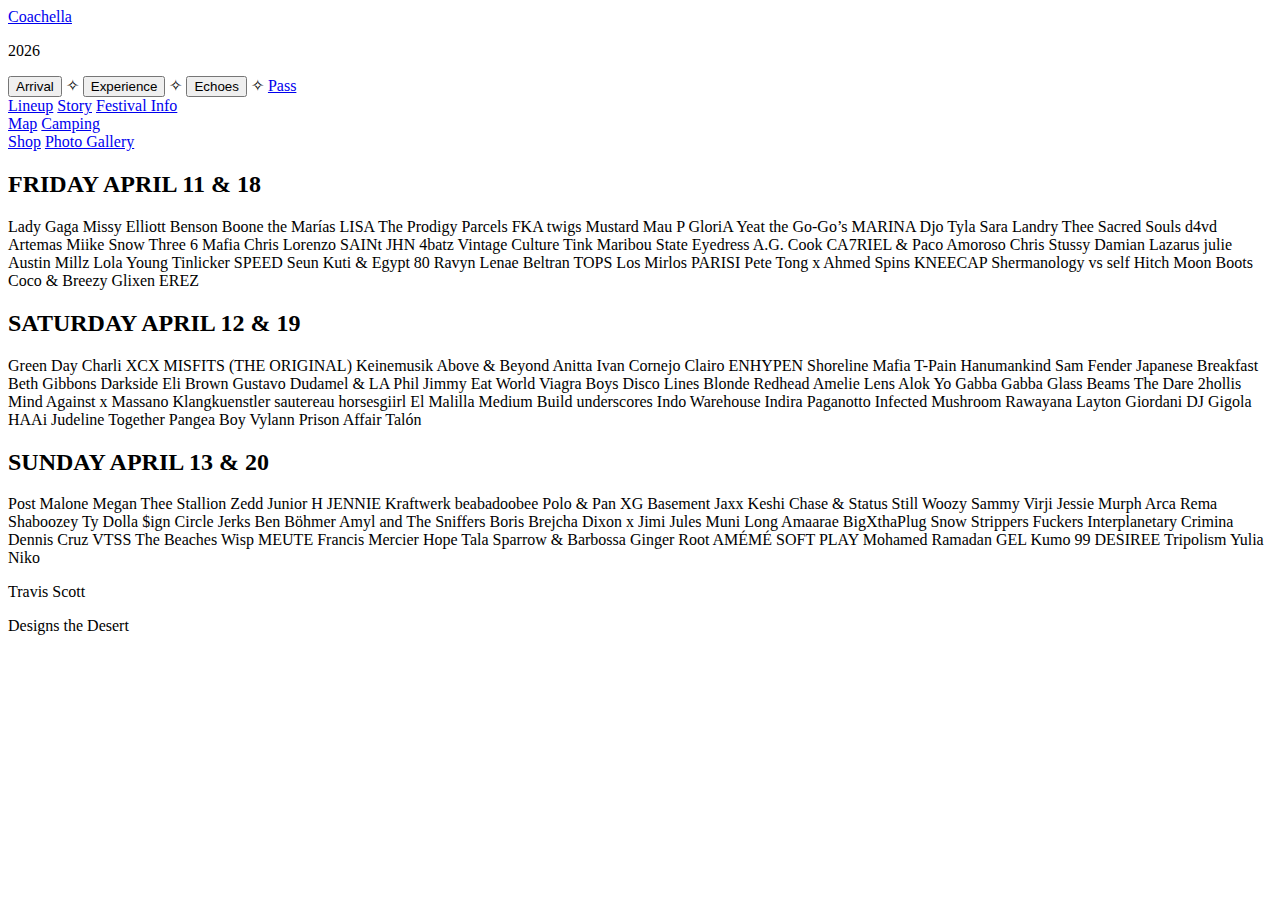
<file: index.html>
<!DOCTYPE html>
<html lang="en">
<head>
  <meta charset="UTF-8">
  <title>Coachella – Home</title>
  <link rel="stylesheet" href="index.css">
</head>

<body>
  <!-- HEADER -->
<header class="site-header">
    <div class="logo-block">
      <a href="index.html" class="logo">Coachella</a>
      <p class="dates">2026</p>
    </div>

    <nav class="main-nav">
  <button class="nav-link nav-link-btn" id="arrivalToggle" type="button">
    Arrival
  </button>
  <span class="nav-separator">✧</span>

  <button class="nav-link nav-link-btn" id="experienceToggle" type="button">
    Experience
  </button>
  <span class="nav-separator">✧</span>

  <button class="nav-link nav-link-btn" id="echoesToggle" type="button">
    Echoes
  </button>
  <span class="nav-separator">✧</span>

  <a href="pass.html" class="nav-link">Pass</a>
    </nav>
<!-- Arrival dropdown -->
<div class="dropdown arrival-dropdown" id="arrivalMenu">
  <div class="arrival-box">
    <a href="arrival.html" class="arrival-item">Lineup</a>
    <a href="history.html" class="arrival-item">Story</a>
    <a href="festivalinfo.html" class="arrival-item">Festival Info</a>
  </div>
</div>

<!-- Experience dropdown -->
<div class="dropdown experience-dropdown" id="experienceMenu">
  <div class="arrival-box">
    <a href="Interactive Map.html" class="arrival-item">Map</a>
    <a href="campingservice.html" class="arrival-item">Camping</a>
  </div>
</div>

<!-- Echoes dropdown -->
<div class="dropdown echoes-dropdown" id="echoesMenu">
  <div class="arrival-box">
    <a href="shop.html" class="arrival-item">Shop</a>
    <a href="gallery.html" class="arrival-item">Photo Gallery</a>
  </div>
</div>
  </header>

  <!-- MAIN -->
  <main class="lineup">
    <!-- FRIDAY -->
    <section class="day">
      <h2 class="day-title">FRIDAY APRIL 11 &amp; 18</h2>
      <p class="artists">
        <span class="artist">Lady Gaga</span>
        <span class="artist">Missy Elliott</span>
        <span class="artist">Benson Boone</span>
        <span class="artist">the Marías</span>
        <span class="artist">LISA</span>
        <span class="artist">The Prodigy</span>
        <span class="artist">Parcels</span>
        <span class="artist">FKA twigs</span>
        <span class="artist">Mustard</span>
        <span class="artist">Mau P</span>
        <span class="artist">GloriA</span>
        <span class="artist">Yeat</span>
        <span class="artist">the Go-Go’s</span>
        <span class="artist">MARINA</span>
        <span class="artist">Djo</span>
        <span class="artist">Tyla</span>
        <span class="artist">Sara Landry</span>
        <span class="artist">Thee Sacred Souls</span>
        <span class="artist">d4vd</span>
        <span class="artist">Artemas</span>
        <span class="artist">Miike Snow</span>
        <span class="artist">Three 6 Mafia</span>
        <span class="artist">Chris Lorenzo</span>
        <span class="artist">SAINt JHN</span>
        <span class="artist">4batz</span>
        <span class="artist">Vintage Culture</span>
        <span class="artist">Tink</span>
        <span class="artist">Maribou State</span>
        <span class="artist">Eyedress</span>
        <span class="artist">A.G. Cook</span>
        <span class="artist">CA7RIEL &amp; Paco Amoroso</span>
        <span class="artist">Chris Stussy</span>
        <span class="artist">Damian Lazarus</span>
        <span class="artist">julie</span>
        <span class="artist">Austin Millz</span>
        <span class="artist">Lola Young</span>
        <span class="artist">Tinlicker</span>
        <span class="artist">SPEED</span>
        <span class="artist">Seun Kuti &amp; Egypt 80</span>
        <span class="artist">Ravyn Lenae</span>
        <span class="artist">Beltran</span>
        <span class="artist">TOPS</span>
        <span class="artist">Los Mirlos</span>
        <span class="artist">PARISI</span>
        <span class="artist">Pete Tong x Ahmed Spins</span>
        <span class="artist">KNEECAP</span>
        <span class="artist">Shermanology</span>
        <span class="artist">vs self</span>
        <span class="artist">Hitch</span>
        <span class="artist">Moon Boots</span>
        <span class="artist">Coco &amp; Breezy</span>
        <span class="artist">Glixen</span>
        <span class="artist">EREZ</span>
      </p>
    </section>

    <!-- SATURDAY -->
    <section class="day">
      <h2 class="day-title">SATURDAY APRIL 12 &amp; 19</h2>
      <p class="artists">
        <span class="artist">Green Day</span>
        <span class="artist">Charli XCX</span>
        <span class="artist">MISFITS (THE ORIGINAL)</span>
        <span class="artist">Keinemusik</span>
        <span class="artist">Above &amp; Beyond</span>
        <span class="artist">Anitta</span>
        <span class="artist">Ivan Cornejo</span>
        <span class="artist">Clairo</span>
        <span class="artist">ENHYPEN</span>
        <span class="artist">Shoreline Mafia</span>
        <span class="artist">T-Pain</span>
        <span class="artist">Hanumankind</span>
        <span class="artist">Sam Fender</span>
        <span class="artist">Japanese Breakfast</span>
        <span class="artist">Beth Gibbons</span>
        <span class="artist">Darkside</span>
        <span class="artist">Eli Brown</span>
        <span class="artist">Gustavo Dudamel &amp; LA Phil</span>
        <span class="artist">Jimmy Eat World</span>
        <span class="artist">Viagra Boys</span>
        <span class="artist">Disco Lines</span>
        <span class="artist">Blonde Redhead</span>
        <span class="artist">Amelie Lens</span>
        <span class="artist">Alok</span>
        <span class="artist">Yo Gabba Gabba</span>
        <span class="artist">Glass Beams</span>
        <span class="artist">The Dare</span>
        <span class="artist">2hollis</span>
        <span class="artist">Mind Against x Massano</span>
        <span class="artist">Klangkuenstler</span>
        <span class="artist">sautereau</span>
        <span class="artist">horsesgiirl</span>
        <span class="artist">El Malilla</span>
        <span class="artist">Medium Build</span>
        <span class="artist">underscores</span>
        <span class="artist">Indo Warehouse</span>
        <span class="artist">Indira Paganotto</span>
        <span class="artist">Infected Mushroom</span>
        <span class="artist">Rawayana</span>
        <span class="artist">Layton</span>
        <span class="artist">Giordani</span>
        <span class="artist">DJ Gigola</span>
        <span class="artist">HAAi</span>
        <span class="artist">Judeline</span>
        <span class="artist">Together Pangea</span>
        <span class="artist">Boy Vylann</span>
        <span class="artist">Prison Affair</span>
        <span class="artist">Talón</span>
      </p>
    </section>

    <!-- SUNDAY -->
    <section class="day">
      <h2 class="day-title">SUNDAY APRIL 13 &amp; 20</h2>
      <p class="artists">
        <span class="artist">Post Malone</span>
        <span class="artist">Megan Thee Stallion</span>
        <span class="artist">Zedd</span>
        <span class="artist">Junior H</span>
        <span class="artist">JENNIE</span>
        <span class="artist">Kraftwerk</span>
        <span class="artist">beabadoobee</span>
        <span class="artist">Polo &amp; Pan</span>
        <span class="artist">XG</span>
        <span class="artist">Basement Jaxx</span>
        <span class="artist">Keshi</span>
        <span class="artist">Chase &amp; Status</span>
        <span class="artist">Still Woozy</span>
        <span class="artist">Sammy Virji</span>
        <span class="artist">Jessie Murph</span>
        <span class="artist">Arca</span>
        <span class="artist">Rema</span>
        <span class="artist">Shaboozey</span>
        <span class="artist">Ty Dolla $ign</span>
        <span class="artist">Circle Jerks</span>
        <span class="artist">Ben Böhmer</span>
        <span class="artist">Amyl and The Sniffers</span>
        <span class="artist">Boris Brejcha</span>
        <span class="artist">Dixon x Jimi Jules</span>
        <span class="artist">Muni Long</span>
        <span class="artist">Amaarae</span>
        <span class="artist">BigXthaPlug</span>
        <span class="artist">Snow Strippers</span>
        <span class="artist">Fuckers</span>
        <span class="artist">Interplanetary Crimina</span>
        <span class="artist">Dennis Cruz</span>
        <span class="artist">VTSS</span>
        <span class="artist">The Beaches</span>
        <span class="artist">Wisp</span>
        <span class="artist">MEUTE</span>
        <span class="artist">Francis Mercier</span>
        <span class="artist">Hope Tala</span>
        <span class="artist">Sparrow &amp; Barbossa</span>
        <span class="artist">Ginger Root</span>
        <span class="artist">AMÉMÉ</span>
        <span class="artist">SOFT PLAY</span>
        <span class="artist">Mohamed Ramadan</span>
        <span class="artist">GEL</span>
        <span class="artist">Kumo 99</span>
        <span class="artist">DESIREE</span>
        <span class="artist">Tripolism</span>
        <span class="artist">Yulia Niko</span>
      </p>
    </section>

    <!-- DESIGNER -->
    <section class="designer">
      <p class="designer-name">Travis Scott</p>
      <p class="designer-role">Designs the Desert</p>
    </section>
  </main>
  <script src="nav.js"></script>
</body>

</html>
</file>
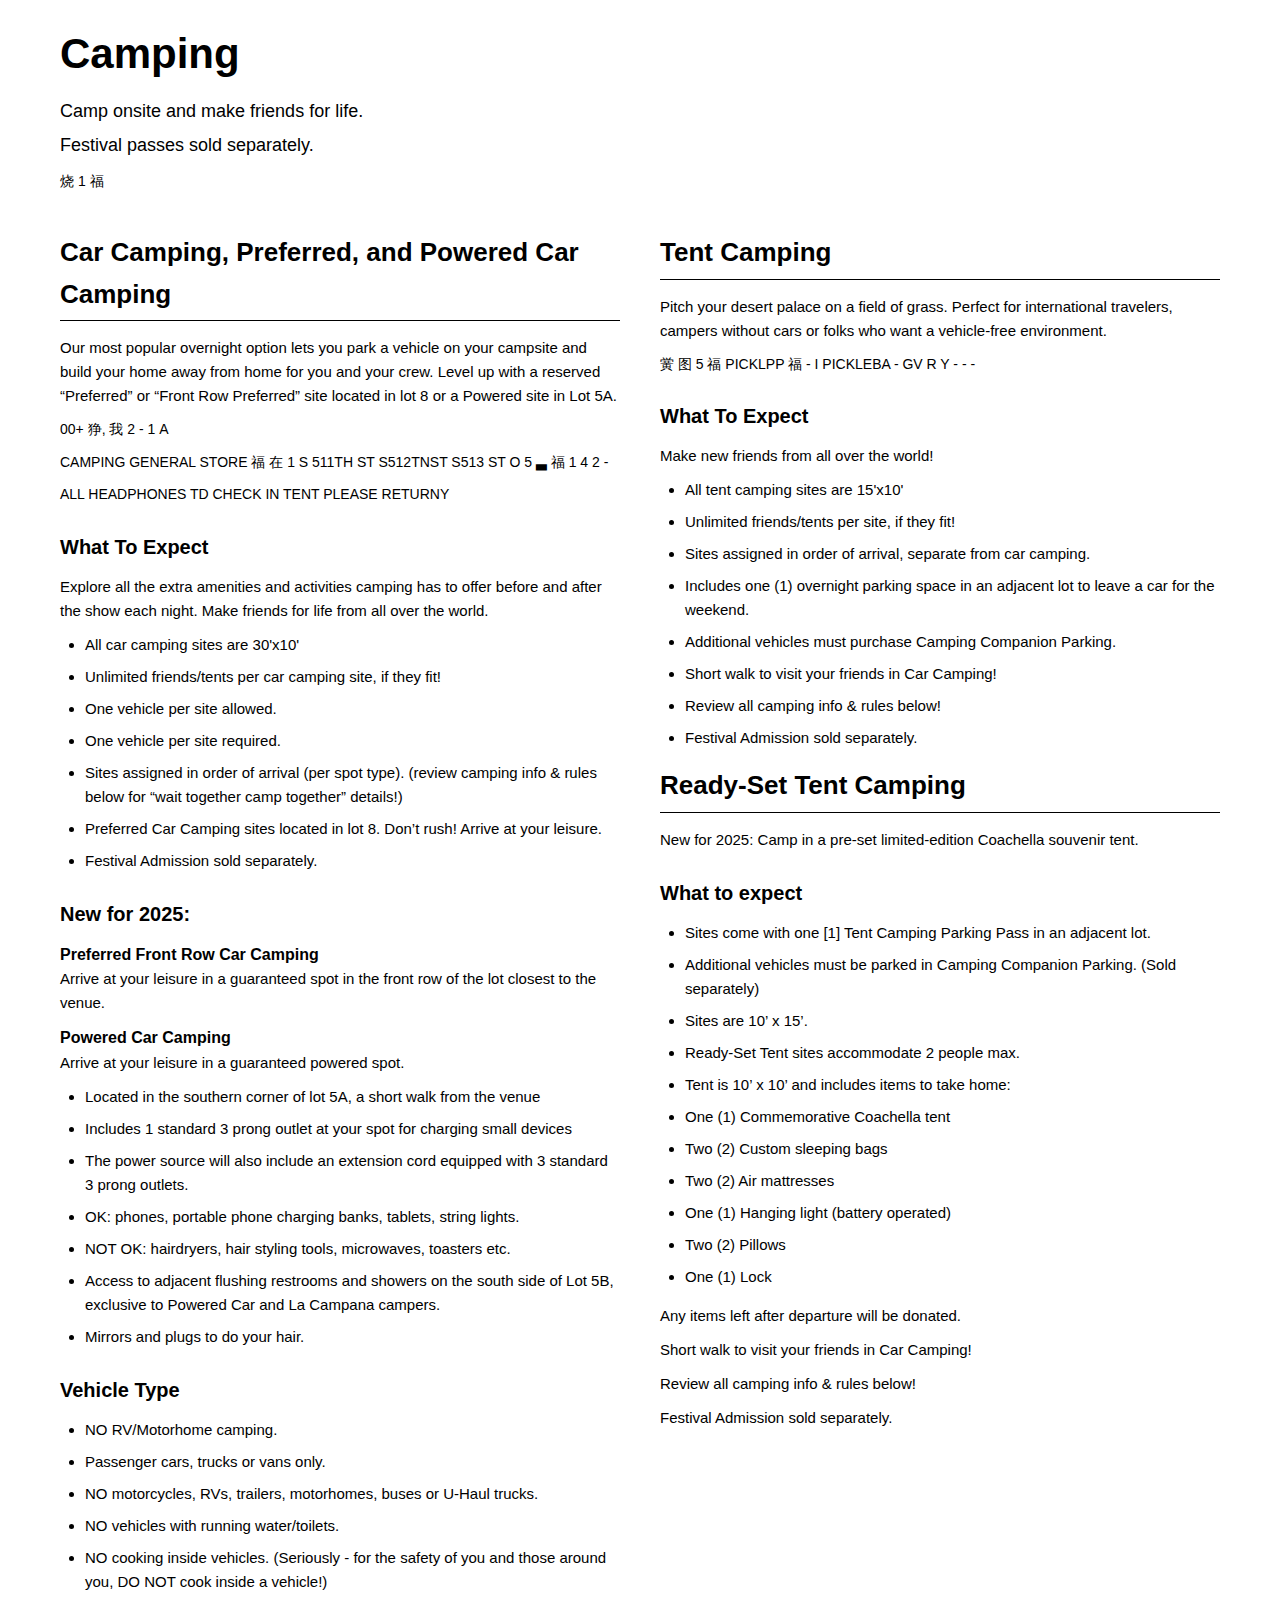
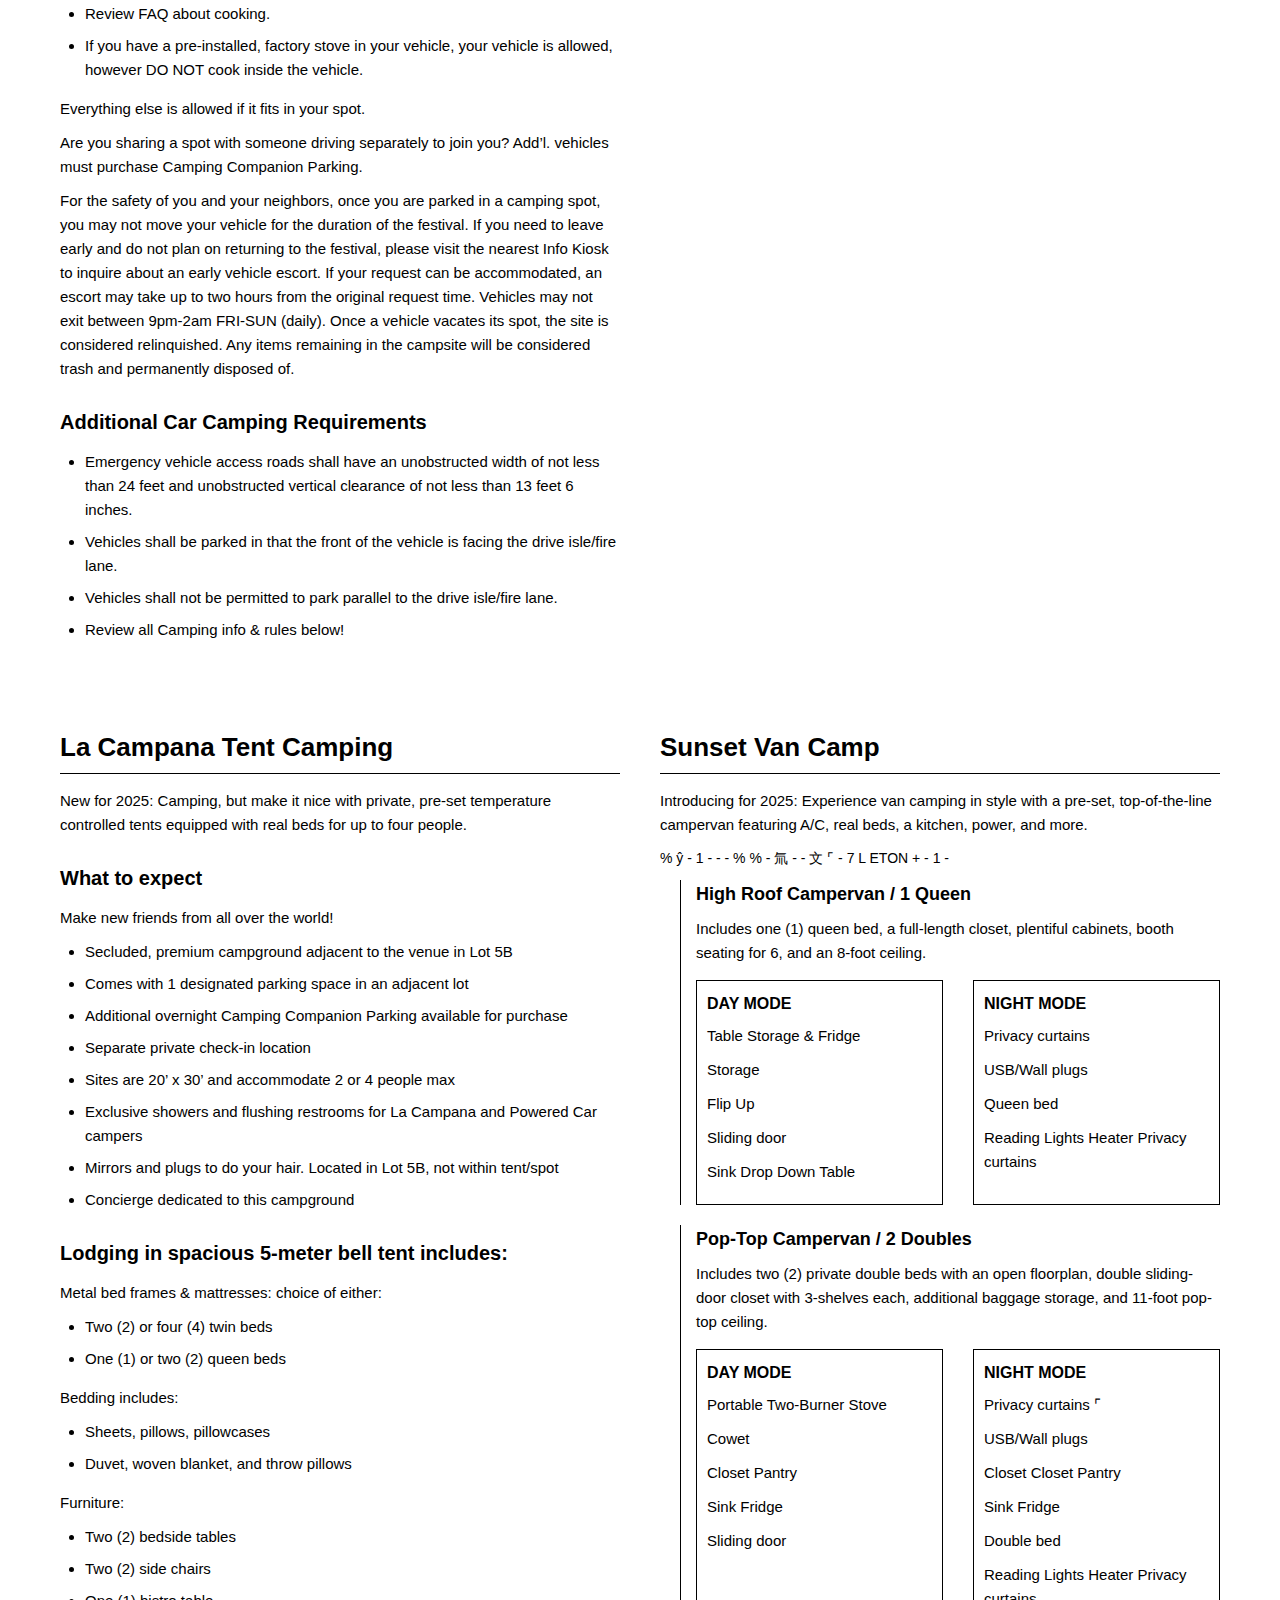
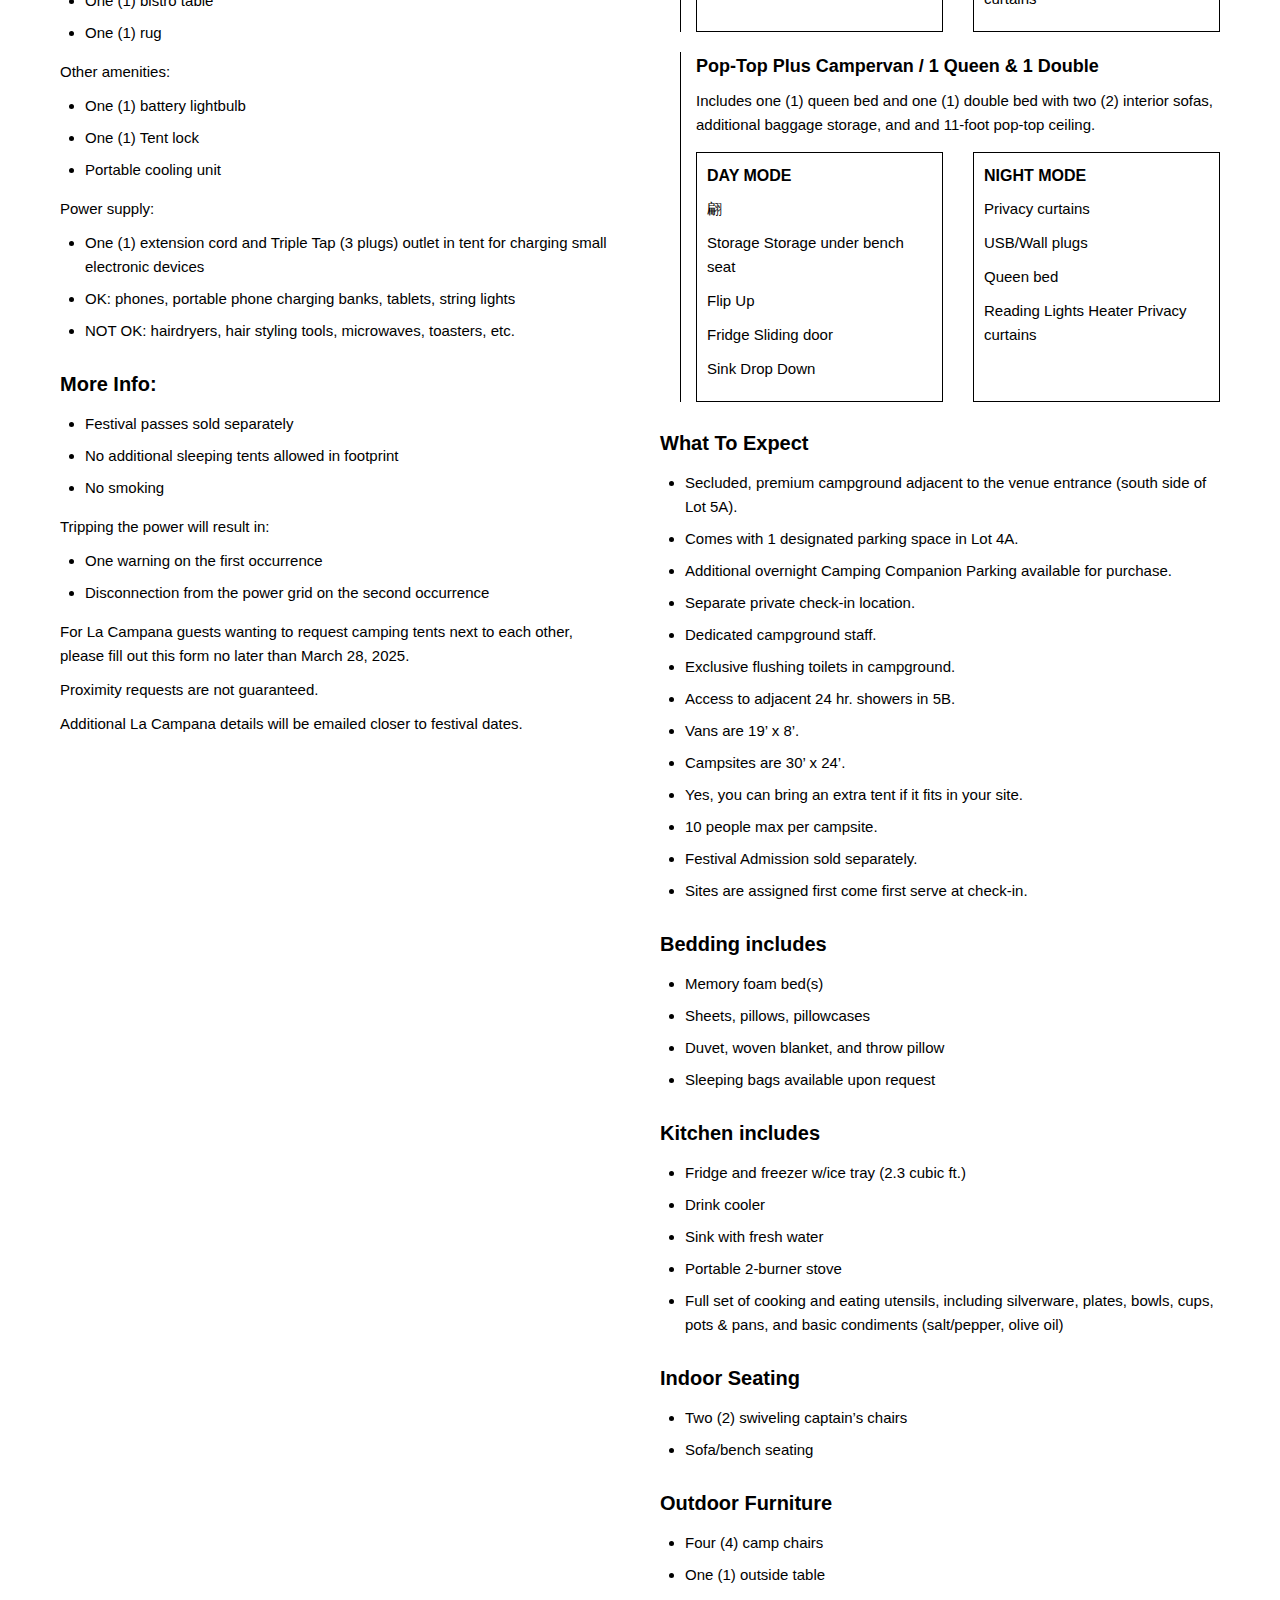
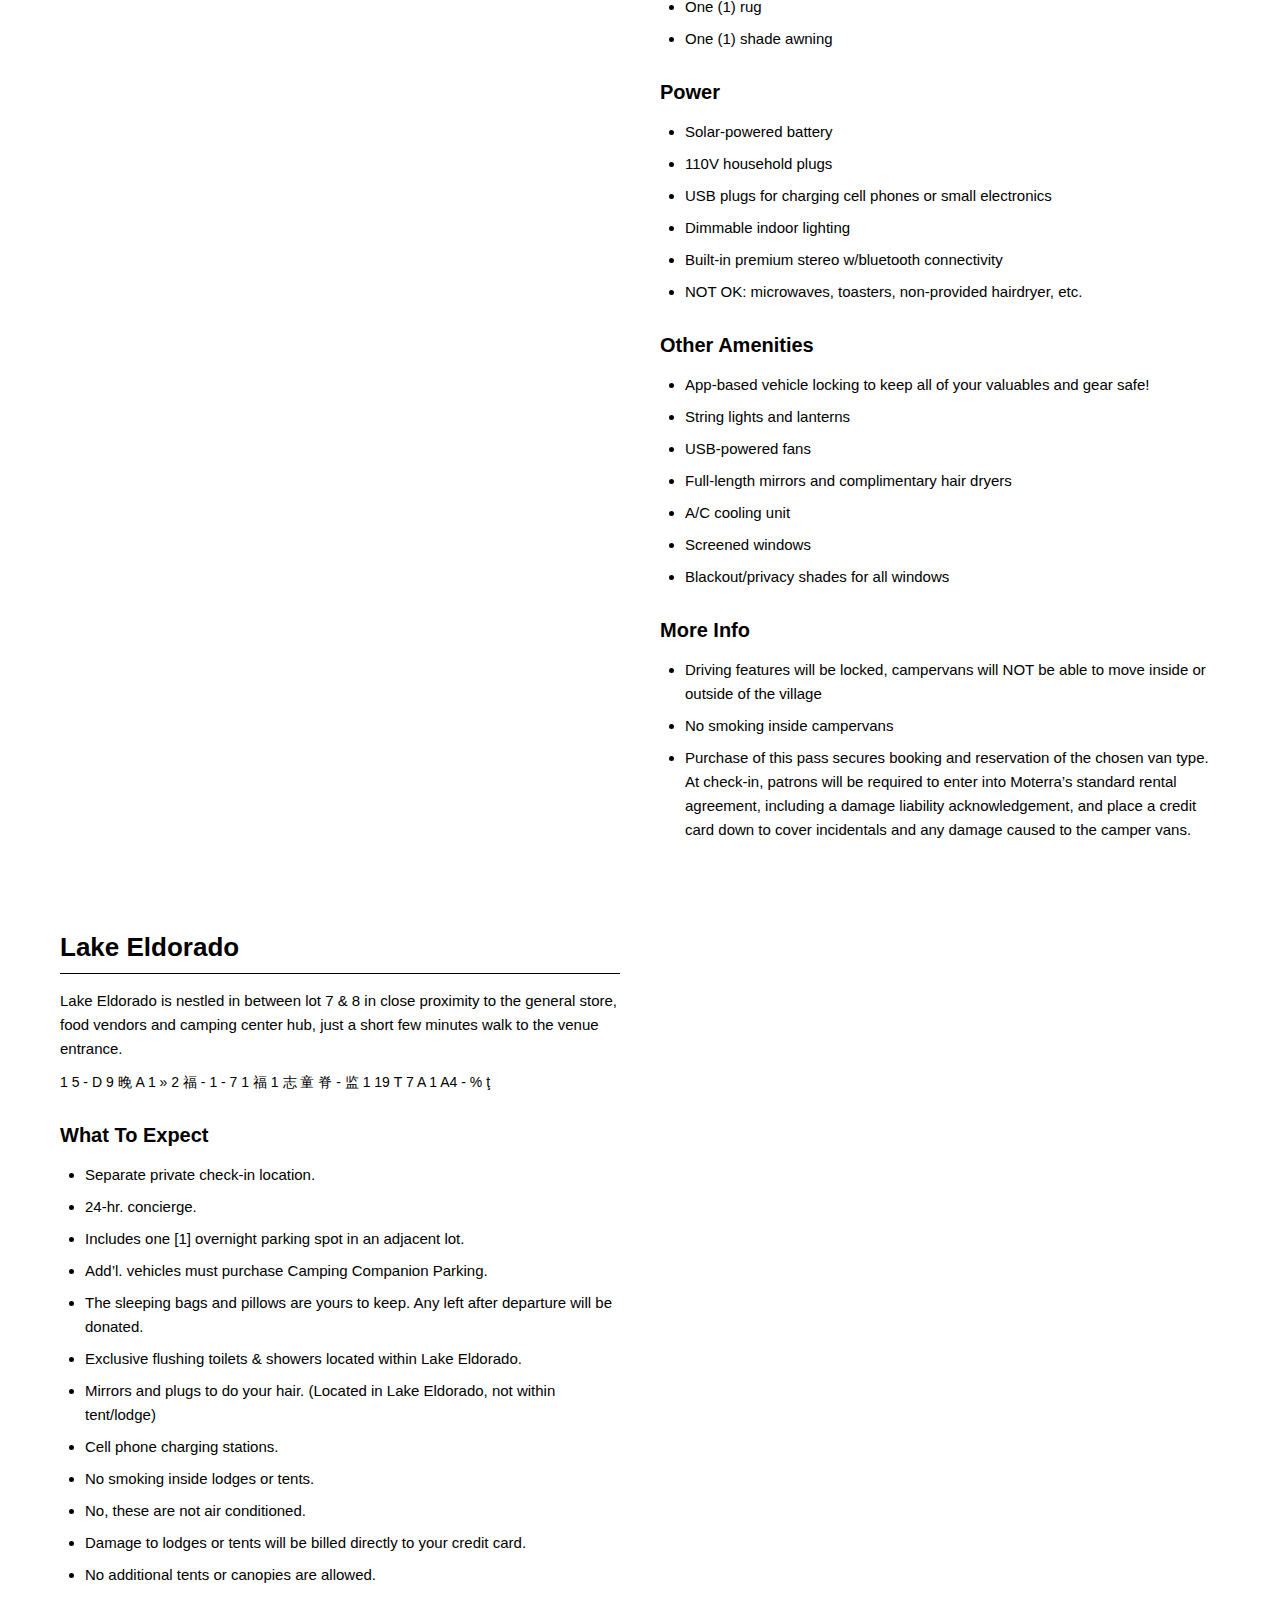
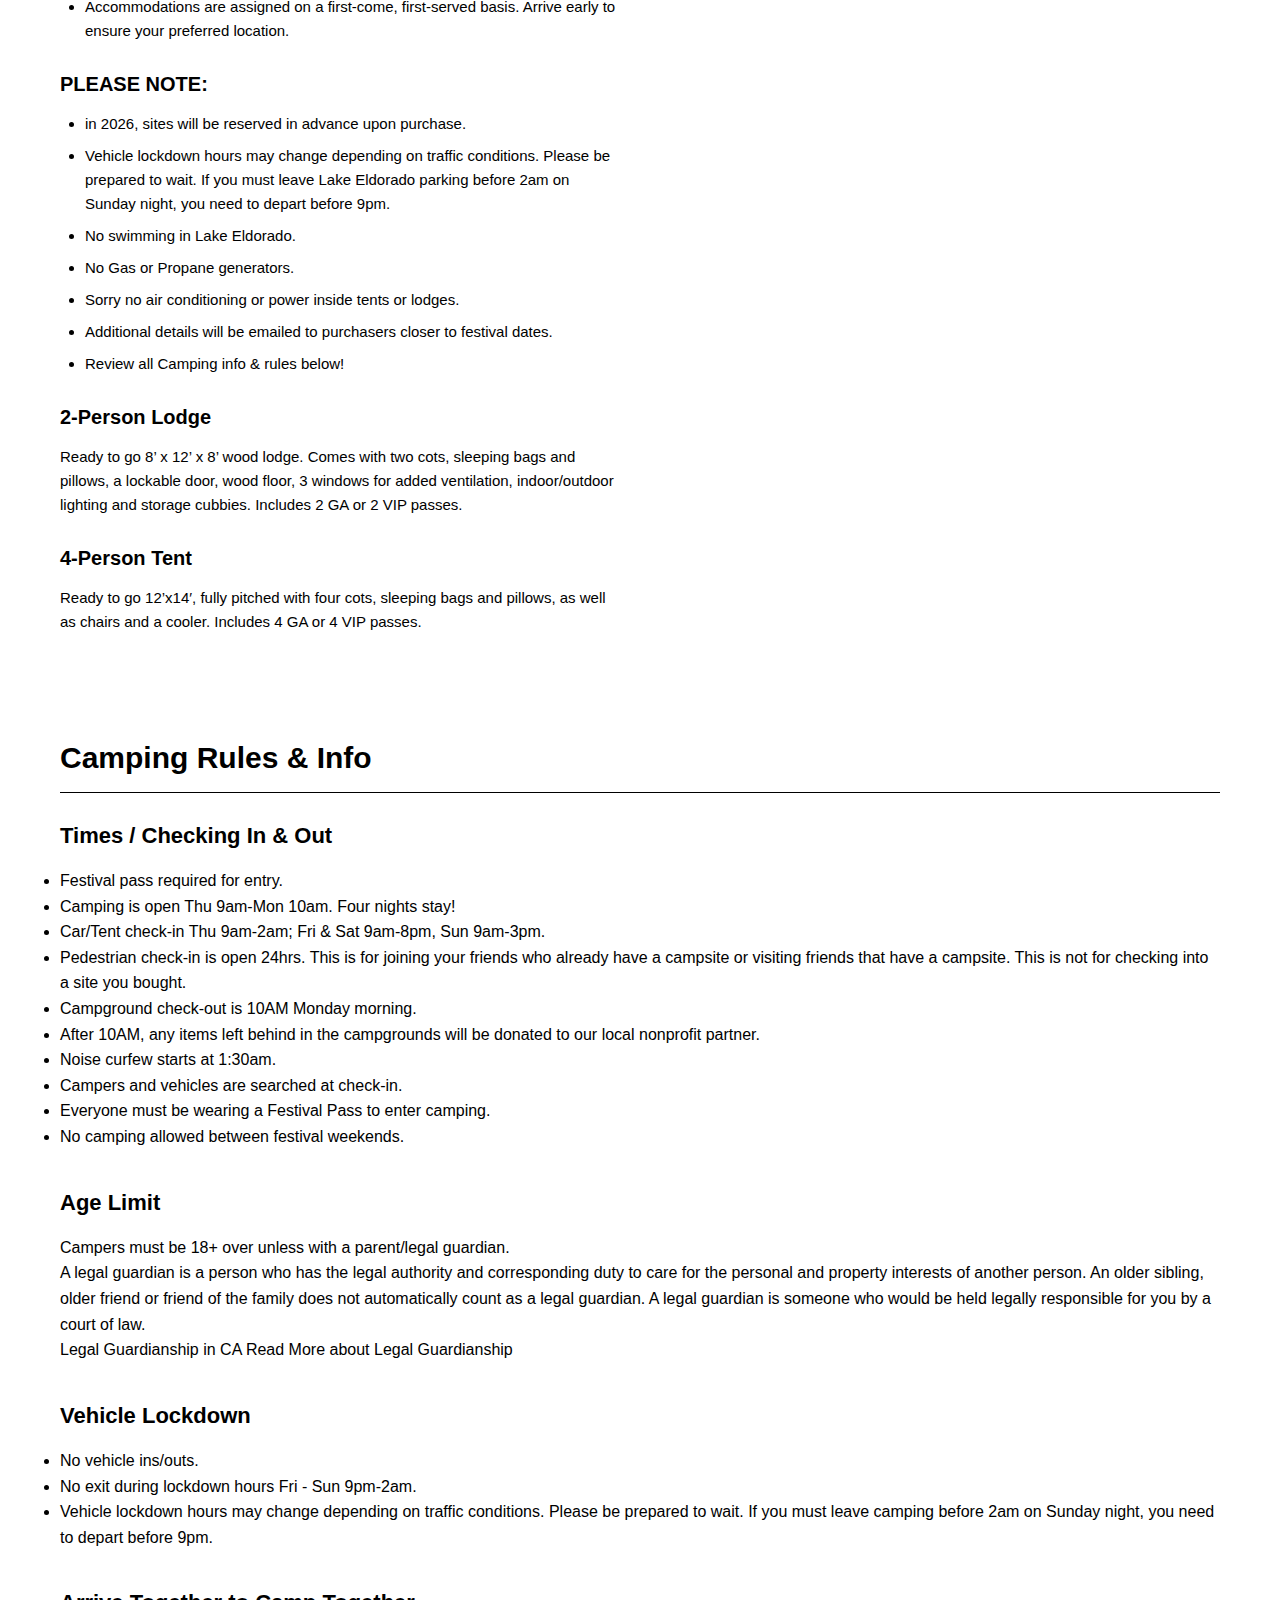
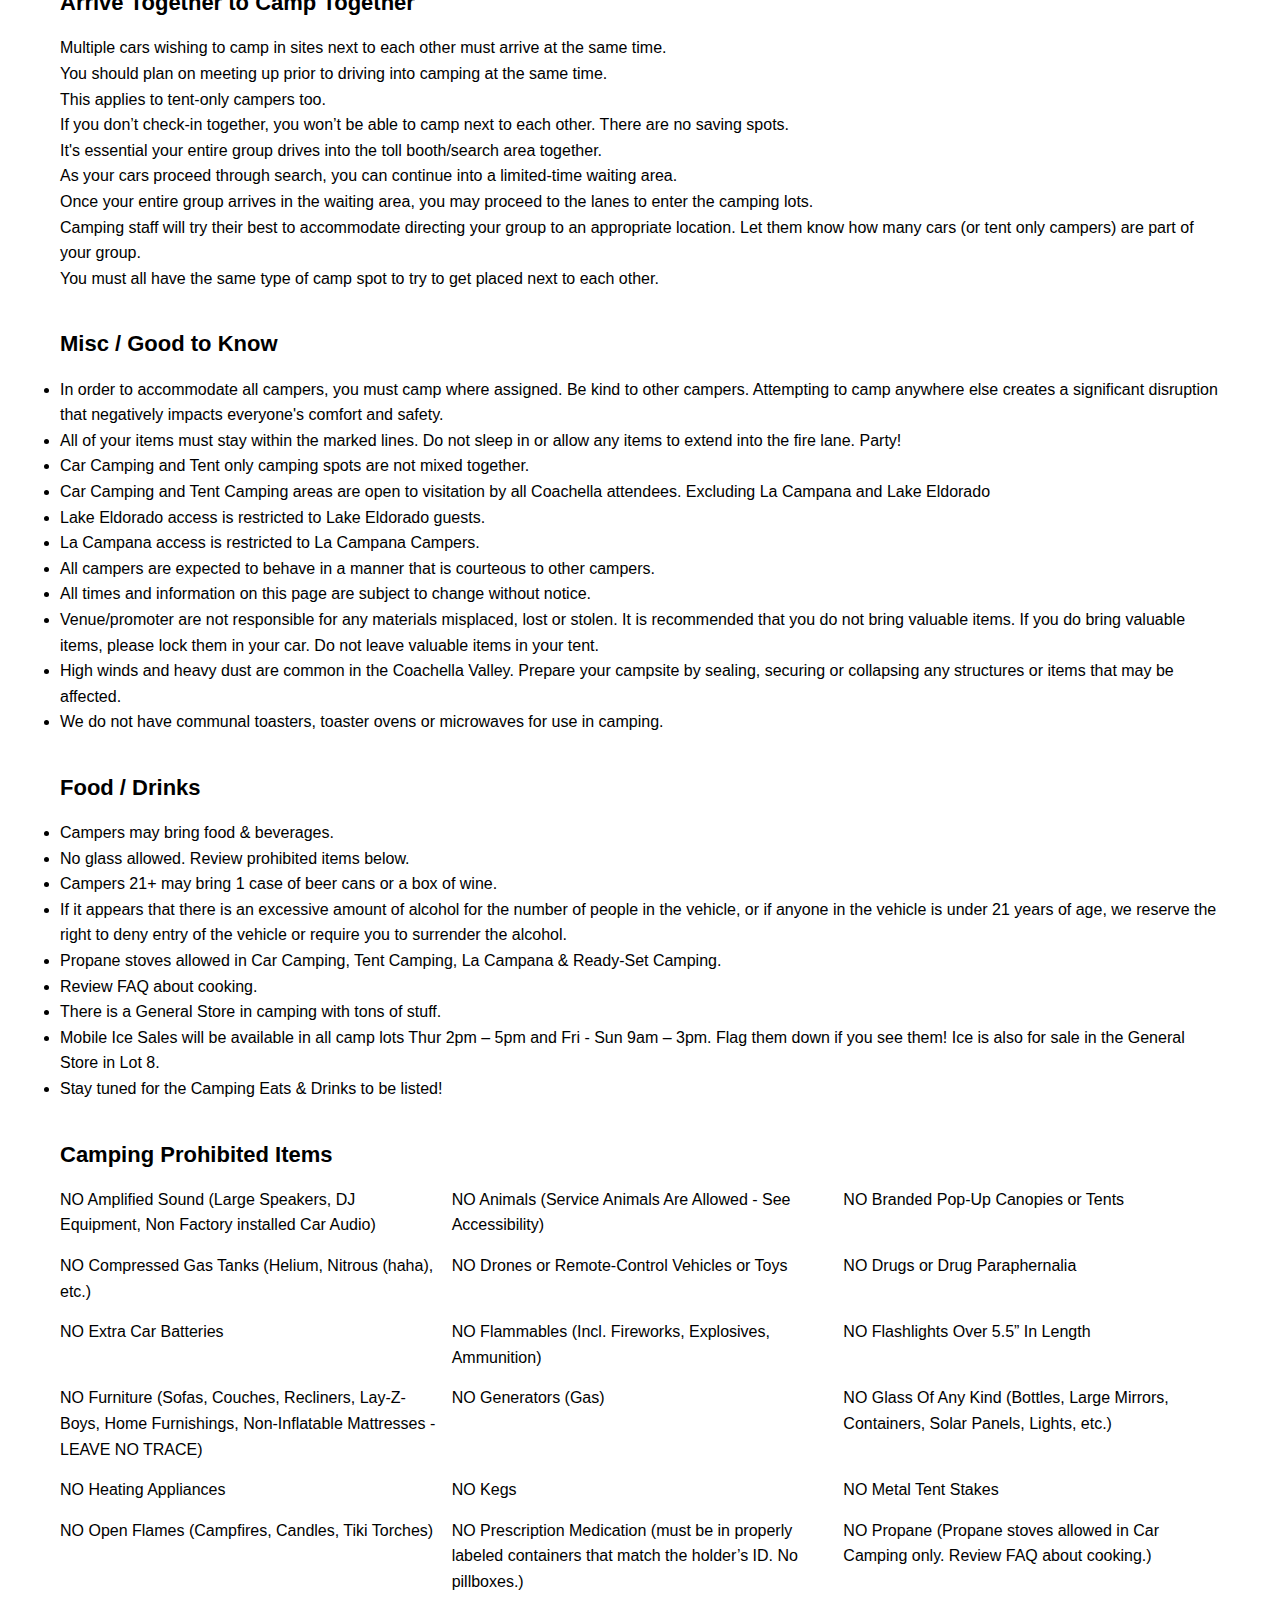
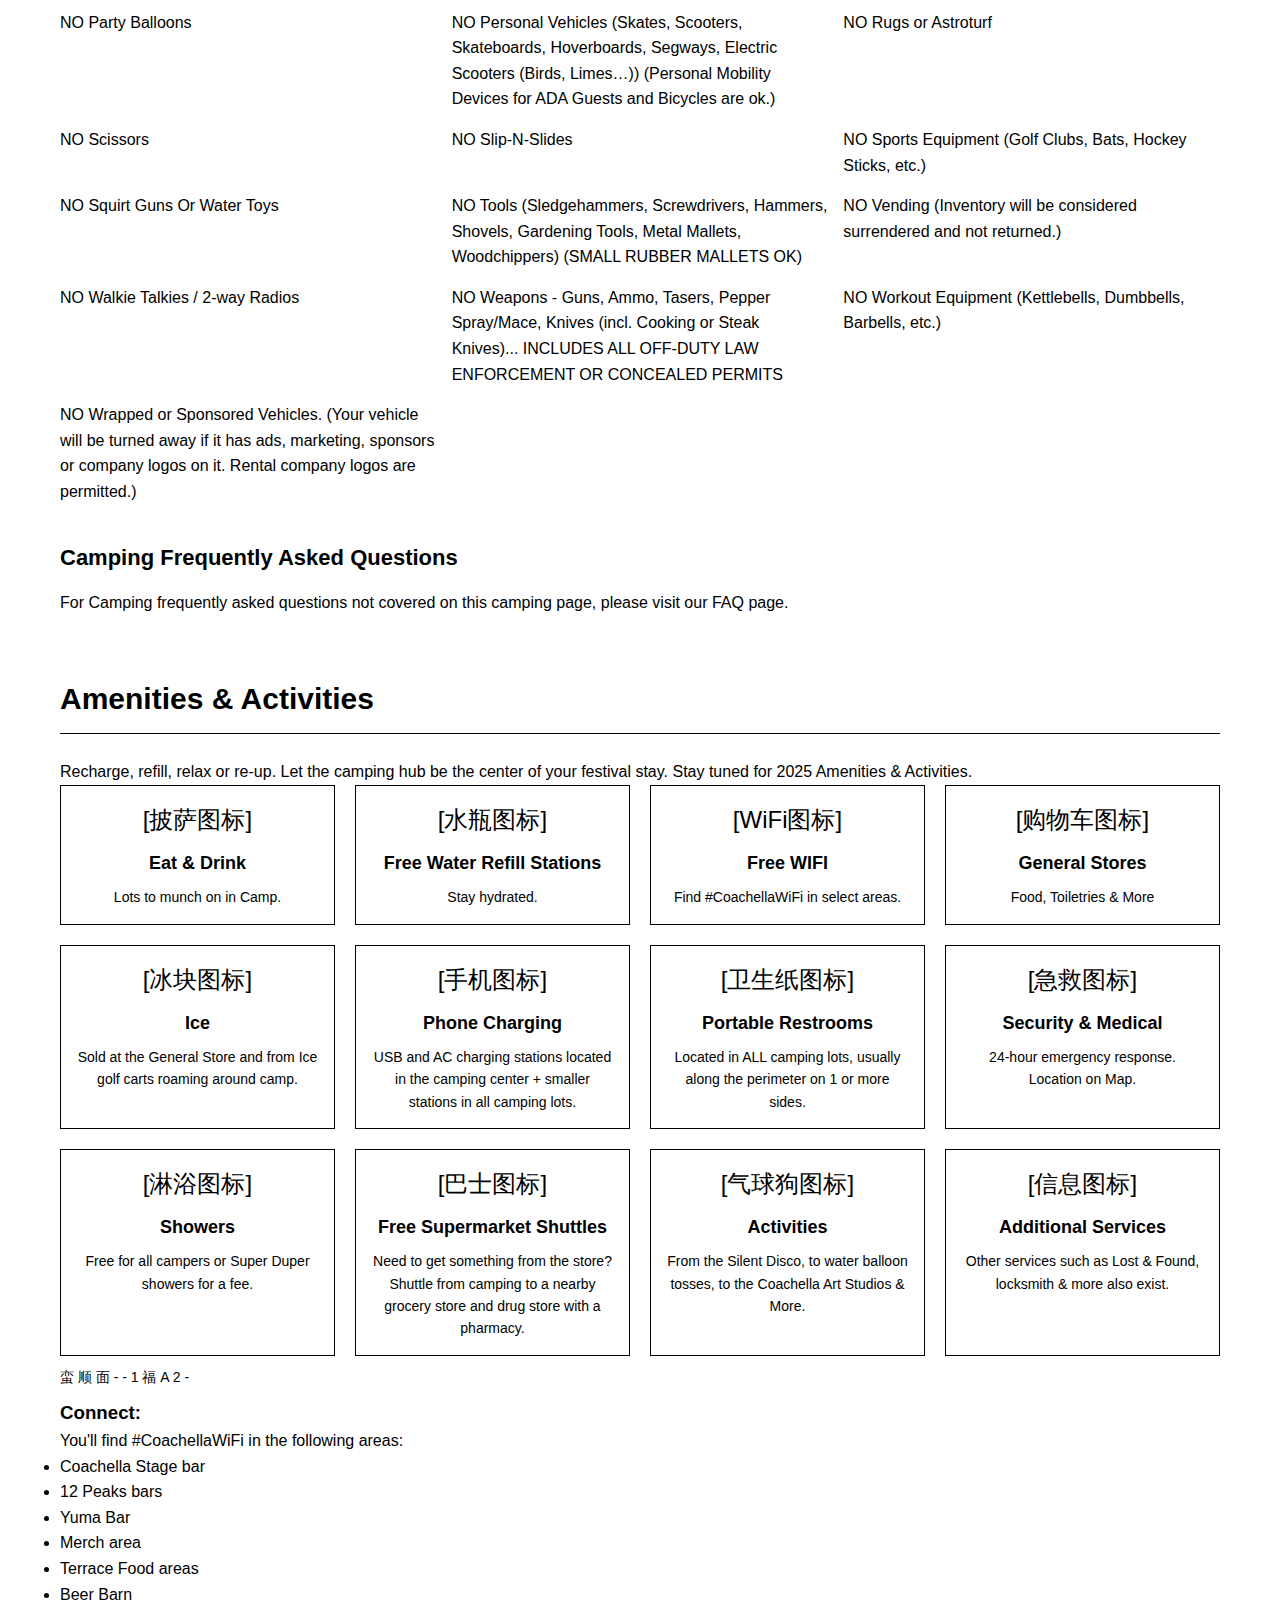
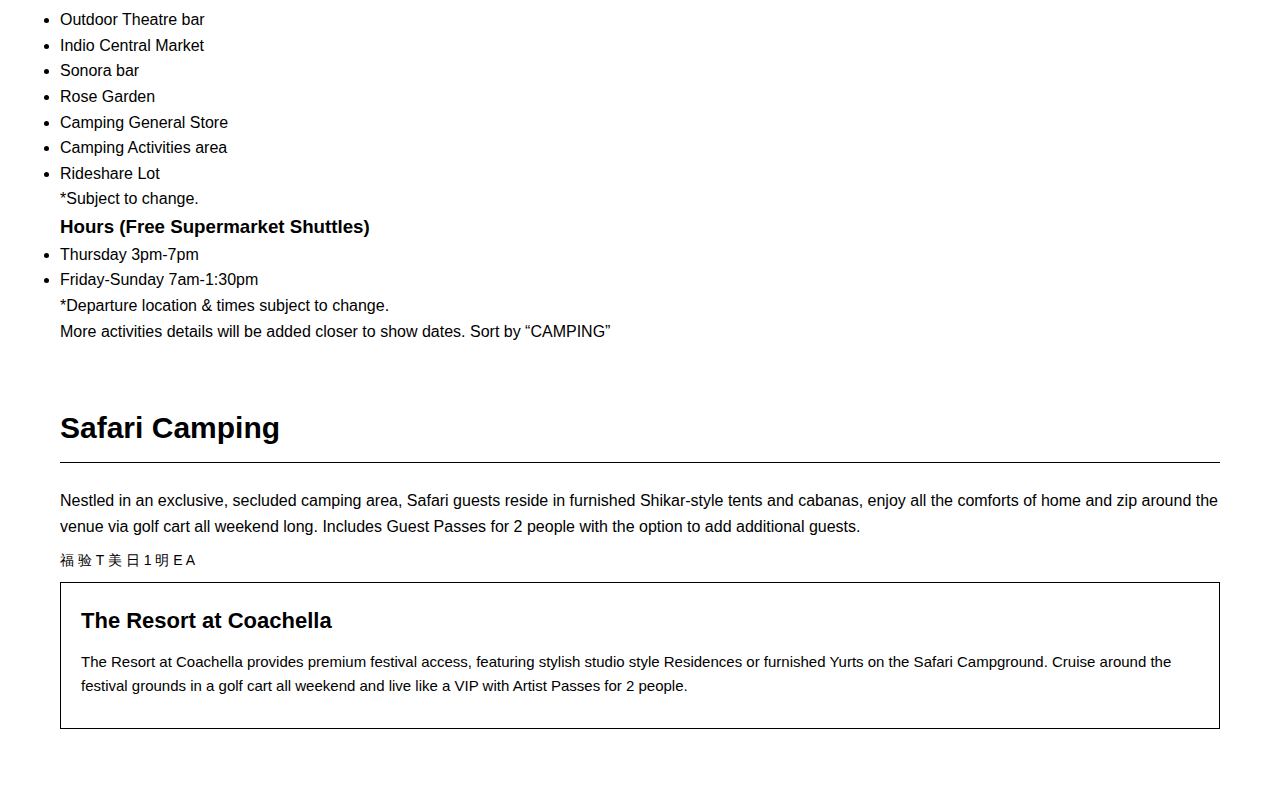
<file: campingservice.html>
<!DOCTYPE html>
<html lang="en">
<head>
    <meta charset="UTF-8">
    <meta name="viewport" content="width=device-width, initial-scale=1.0">
    <title>Coachella Camping</title>
    <style>
        * {
            margin: 0;
            padding: 0;
            box-sizing: border-box;
            font-family: Arial, sans-serif;
            line-height: 1.6;
        }

        .page-container {
            max-width: 1200px;
            margin: 0 auto;
            padding: 20px;
        }

        /* 顶部标题区 */
        .header {
            margin-bottom: 40px;
        }

            .header h1 {
                font-size: 42px;
                margin-bottom: 10px;
            }

            .header p {
                font-size: 18px;
                margin-bottom: 5px;
            }

        .invalid-chars {
            font-size: 14px;
            margin: 10px 0;
        }

        /* 露营类型区域：网格布局，还原双列/多列排布 */
        .camping-types {
            display: grid;
            grid-template-columns: repeat(auto-fill, minmax(550px, 1fr));
            gap: 40px;
            margin-bottom: 60px;
        }

        /* 单个露营类型卡片 */
        .camping-card {
            margin-bottom: 30px;
        }

            .camping-card h2 {
                font-size: 26px;
                margin-bottom: 15px;
                padding-bottom: 5px;
                border-bottom: 1px solid #000;
            }

            .camping-card h3 {
                font-size: 20px;
                margin: 25px 0 12px;
            }

            .camping-card p {
                font-size: 15px;
                margin-bottom: 10px;
            }

            .camping-card ul {
                padding-left: 25px;
                margin-bottom: 15px;
            }

            .camping-card li {
                font-size: 15px;
                margin-bottom: 8px;
            }

        /* 房车类型子卡片 */
        .van-subtypes {
            margin-left: 20px;
            margin-bottom: 20px;
        }

        .van-subtype {
            margin-bottom: 20px;
            padding-left: 15px;
            border-left: 1px solid #000;
        }

            .van-subtype h4 {
                font-size: 18px;
                margin-bottom: 8px;
            }

        /* 模式切换（DAY/NIGHT MODE） */
        .mode-container {
            display: flex;
            gap: 30px;
            margin: 15px 0;
        }

        .mode-card {
            flex: 1;
            padding: 10px;
            border: 1px solid #000;
        }

            .mode-card h5 {
                font-size: 16px;
                margin-bottom: 8px;
            }

        /* 规则与信息区域：单栏布局 */
        .rules-info {
            margin-bottom: 60px;
        }

            .rules-info h2 {
                font-size: 30px;
                margin-bottom: 25px;
                padding-bottom: 10px;
                border-bottom: 1px solid #000;
            }

        .rules-section {
            margin-bottom: 35px;
        }

            .rules-section h3 {
                font-size: 22px;
                margin-bottom: 15px;
            }

        /* 禁止物品列表：多列布局 */
        .prohibited-items {
            display: grid;
            grid-template-columns: repeat(auto-fill, minmax(300px, 1fr));
            gap: 15px;
            margin-bottom: 20px;
        }

        /* 便利设施区域：图标+文字布局 */
        .amenities {
            margin-bottom: 60px;
        }

            .amenities h2 {
                font-size: 30px;
                margin-bottom: 25px;
                padding-bottom: 10px;
                border-bottom: 1px solid #000;
            }

        .amenities-grid {
            display: grid;
            grid-template-columns: repeat(auto-fill, minmax(250px, 1fr));
            gap: 20px;
        }

        .amenity-card {
            padding: 15px;
            border: 1px solid #000;
        }

        .amenity-icon {
            font-size: 24px;
            margin-bottom: 10px;
            text-align: center;
        }

        .amenity-card h3 {
            font-size: 18px;
            margin-bottom: 8px;
            text-align: center;
        }

        .amenity-card p {
            font-size: 14px;
            text-align: center;
        }

        /* 高级露营区域 */
        .premium-camping {
            margin-bottom: 40px;
        }

            .premium-camping h2 {
                font-size: 30px;
                margin-bottom: 25px;
                padding-bottom: 10px;
                border-bottom: 1px solid #000;
            }

        .premium-card {
            margin-bottom: 30px;
            padding: 20px;
            border: 1px solid #000;
        }

            .premium-card h3 {
                font-size: 22px;
                margin-bottom: 12px;
            }

            .premium-card p {
                font-size: 15px;
                margin-bottom: 10px;
            }
    </style>
</head>
<body>
    <div class="page-container">
        <!-- 顶部标题区 -->
        <div class="header">
            <h1>Camping</h1>
            <p>Camp onsite and make friends for life.</p>
            <p>Festival passes sold separately.</p>
            <div class="invalid-chars">烧 1 福</div>
        </div>

        <!-- 露营类型区域（双列布局） -->
        <div class="camping-types">
            <!-- 汽车露营 -->
            <div class="camping-card">
                <h2>Car Camping, Preferred, and Powered Car Camping</h2>
                <p>Our most popular overnight option lets you park a vehicle on your campsite and build your home away from home for you and your crew. Level up with a reserved “Preferred” or “Front Row Preferred” site located in lot 8 or a Powered site in Lot 5A.</p>
                <div class="invalid-chars">00+ 狰, 我 2 - 1 A</div>
                <div class="invalid-chars">CAMPING GENERAL STORE 福 在 1 S 511TH ST S512TNST S513 ST O 5 ▃ 福 1 4 2 -</div>
                <div class="invalid-chars">ALL HEADPHONES TD CHECK IN TENT PLEASE RETURNY</div>

                <h3>What To Expect</h3>
                <p>Explore all the extra amenities and activities camping has to offer before and after the show each night. Make friends for life from all over the world.</p>
                <ul>
                    <li>All car camping sites are 30'x10'</li>
                    <li>Unlimited friends/tents per car camping site, if they fit!</li>
                    <li>One vehicle per site allowed.</li>
                    <li>One vehicle per site required.</li>
                    <li>Sites assigned in order of arrival (per spot type). (review camping info & rules below for “wait together camp together” details!)</li>
                    <li>Preferred Car Camping sites located in lot 8. Don’t rush! Arrive at your leisure.</li>
                    <li>Festival Admission sold separately.</li>
                </ul>

                <h3>New for 2025:</h3>
                <h4>Preferred Front Row Car Camping</h4>
                <p>Arrive at your leisure in a guaranteed spot in the front row of the lot closest to the venue.</p>

                <h4>Powered Car Camping</h4>
                <p>Arrive at your leisure in a guaranteed powered spot.</p>
                <ul>
                    <li>Located in the southern corner of lot 5A, a short walk from the venue</li>
                    <li>Includes 1 standard 3 prong outlet at your spot for charging small devices</li>
                    <li>The power source will also include an extension cord equipped with 3 standard 3 prong outlets.</li>
                    <li>OK: phones, portable phone charging banks, tablets, string lights.</li>
                    <li>NOT OK: hairdryers, hair styling tools, microwaves, toasters etc.</li>
                    <li>Access to adjacent flushing restrooms and showers on the south side of Lot 5B, exclusive to Powered Car and La Campana campers.</li>
                    <li>Mirrors and plugs to do your hair.</li>
                </ul>

                <h3>Vehicle Type</h3>
                <ul>
                    <li>NO RV/Motorhome camping.</li>
                    <li>Passenger cars, trucks or vans only.</li>
                    <li>NO motorcycles, RVs, trailers, motorhomes, buses or U-Haul trucks.</li>
                    <li>NO vehicles with running water/toilets.</li>
                    <li>NO cooking inside vehicles. (Seriously - for the safety of you and those around you, DO NOT cook inside a vehicle!)</li>
                    <li>Review FAQ about cooking.</li>
                    <li>If you have a pre-installed, factory stove in your vehicle, your vehicle is allowed, however DO NOT cook inside the vehicle.</li>
                </ul>
                <p>Everything else is allowed if it fits in your spot.</p>
                <p>Are you sharing a spot with someone driving separately to join you? Add’l. vehicles must purchase Camping Companion Parking.</p>
                <p>For the safety of you and your neighbors, once you are parked in a camping spot, you may not move your vehicle for the duration of the festival. If you need to leave early and do not plan on returning to the festival, please visit the nearest Info Kiosk to inquire about an early vehicle escort. If your request can be accommodated, an escort may take up to two hours from the original request time. Vehicles may not exit between 9pm-2am FRI-SUN (daily). Once a vehicle vacates its spot, the site is considered relinquished. Any items remaining in the campsite will be considered trash and permanently disposed of.</p>

                <h3>Additional Car Camping Requirements</h3>
                <ul>
                    <li>Emergency vehicle access roads shall have an unobstructed width of not less than 24 feet and unobstructed vertical clearance of not less than 13 feet 6 inches.</li>
                    <li>Vehicles shall be parked in that the front of the vehicle is facing the drive isle/fire lane.</li>
                    <li>Vehicles shall not be permitted to park parallel to the drive isle/fire lane.</li>
                    <li>Review all Camping info & rules below!</li>
                </ul>
            </div>

            <!-- 帐篷露营 -->
            <div class="camping-card">
                <h2>Tent Camping</h2>
                <p>Pitch your desert palace on a field of grass. Perfect for international travelers, campers without cars or folks who want a vehicle-free environment.</p>
                <div class="invalid-chars">黉 图 5 福 PICKLPP 福 - I PICKLEBA - GV R Y - - -</div>

                <h3>What To Expect</h3>
                <p>Make new friends from all over the world!</p>
                <ul>
                    <li>All tent camping sites are 15'x10'</li>
                    <li>Unlimited friends/tents per site, if they fit!</li>
                    <li>Sites assigned in order of arrival, separate from car camping.</li>
                    <li>Includes one (1) overnight parking space in an adjacent lot to leave a car for the weekend.</li>
                    <li>Additional vehicles must purchase Camping Companion Parking.</li>
                    <li>Short walk to visit your friends in Car Camping!</li>
                    <li>Review all camping info & rules below!</li>
                    <li>Festival Admission sold separately.</li>
                </ul>

                <h2>Ready-Set Tent Camping</h2>
                <p>New for 2025: Camp in a pre-set limited-edition Coachella souvenir tent.</p>

                <h3>What to expect</h3>
                <ul>
                    <li>Sites come with one [1] Tent Camping Parking Pass in an adjacent lot.</li>
                    <li>Additional vehicles must be parked in Camping Companion Parking. (Sold separately)</li>
                    <li>Sites are 10’ x 15’.</li>
                    <li>Ready-Set Tent sites accommodate 2 people max.</li>
                    <li>Tent is 10’ x 10’ and includes items to take home:</li>
                    <li>One (1) Commemorative Coachella tent</li>
                    <li>Two (2) Custom sleeping bags</li>
                    <li>Two (2) Air mattresses</li>
                    <li>One (1) Hanging light (battery operated)</li>
                    <li>Two (2) Pillows</li>
                    <li>One (1) Lock</li>
                </ul>
                <p>Any items left after departure will be donated.</p>
                <p>Short walk to visit your friends in Car Camping!</p>
                <p>Review all camping info & rules below!</p>
                <p>Festival Admission sold separately.</p>
            </div>

            <!-- La Campana 帐篷露营 -->
            <div class="camping-card">
                <h2>La Campana Tent Camping</h2>
                <p>New for 2025: Camping, but make it nice with private, pre-set temperature controlled tents equipped with real beds for up to four people.</p>

                <h3>What to expect</h3>
                <p>Make new friends from all over the world!</p>
                <ul>
                    <li>Secluded, premium campground adjacent to the venue in Lot 5B</li>
                    <li>Comes with 1 designated parking space in an adjacent lot</li>
                    <li>Additional overnight Camping Companion Parking available for purchase</li>
                    <li>Separate private check-in location</li>
                    <li>Sites are 20’ x 30’ and accommodate 2 or 4 people max</li>
                    <li>Exclusive showers and flushing restrooms for La Campana and Powered Car campers</li>
                    <li>Mirrors and plugs to do your hair. Located in Lot 5B, not within tent/spot</li>
                    <li>Concierge dedicated to this campground</li>
                </ul>

                <h3>Lodging in spacious 5-meter bell tent includes:</h3>
                <p>Metal bed frames & mattresses: choice of either:</p>
                <ul>
                    <li>Two (2) or four (4) twin beds</li>
                    <li>One (1) or two (2) queen beds</li>
                </ul>
                <p>Bedding includes:</p>
                <ul>
                    <li>Sheets, pillows, pillowcases</li>
                    <li>Duvet, woven blanket, and throw pillows</li>
                </ul>
                <p>Furniture:</p>
                <ul>
                    <li>Two (2) bedside tables</li>
                    <li>Two (2) side chairs</li>
                    <li>One (1) bistro table</li>
                    <li>One (1) rug</li>
                </ul>
                <p>Other amenities:</p>
                <ul>
                    <li>One (1) battery lightbulb</li>
                    <li>One (1) Tent lock</li>
                    <li>Portable cooling unit</li>
                </ul>
                <p>Power supply:</p>
                <ul>
                    <li>One (1) extension cord and Triple Tap (3 plugs) outlet in tent for charging small electronic devices</li>
                    <li>OK: phones, portable phone charging banks, tablets, string lights</li>
                    <li>NOT OK: hairdryers, hair styling tools, microwaves, toasters, etc.</li>
                </ul>

                <h3>More Info:</h3>
                <ul>
                    <li>Festival passes sold separately</li>
                    <li>No additional sleeping tents allowed in footprint</li>
                    <li>No smoking</li>
                </ul>
                <p>Tripping the power will result in:</p>
                <ul>
                    <li>One warning on the first occurrence</li>
                    <li>Disconnection from the power grid on the second occurrence</li>
                </ul>
                <p>For La Campana guests wanting to request camping tents next to each other, please fill out this form no later than March 28, 2025.</p>
                <p>Proximity requests are not guaranteed.</p>
                <p>Additional La Campana details will be emailed closer to festival dates.</p>
            </div>

            <!-- Sunset Van Camp -->
            <div class="camping-card">
                <h2>Sunset Van Camp</h2>
                <p>Introducing for 2025: Experience van camping in style with a pre-set, top-of-the-line campervan featuring A/C, real beds, a kitchen, power, and more.</p>
                <div class="invalid-chars">% ŷ - 1 - - - % % - 氚 - - 文 ⌜ - 7 L ETON + - 1 -</div>

                <div class="van-subtypes">
                    <div class="van-subtype">
                        <h4>High Roof Campervan / 1 Queen</h4>
                        <p>Includes one (1) queen bed, a full-length closet, plentiful cabinets, booth seating for 6, and an 8-foot ceiling.</p>

                        <div class="mode-container">
                            <div class="mode-card">
                                <h5>DAY MODE</h5>
                                <p>Table Storage & Fridge</p>
                                <p>Storage</p>
                                <p>Flip Up</p>
                                <p>Sliding door</p>
                                <p>Sink Drop Down Table</p>
                            </div>
                            <div class="mode-card">
                                <h5>NIGHT MODE</h5>
                                <p>Privacy curtains</p>
                                <p>USB/Wall plugs</p>
                                <p>Queen bed</p>
                                <p>Reading Lights Heater Privacy curtains</p>
                            </div>
                        </div>
                    </div>

                    <div class="van-subtype">
                        <h4>Pop-Top Campervan / 2 Doubles</h4>
                        <p>Includes two (2) private double beds with an open floorplan, double sliding-door closet with 3-shelves each, additional baggage storage, and 11-foot pop-top ceiling.</p>

                        <div class="mode-container">
                            <div class="mode-card">
                                <h5>DAY MODE</h5>
                                <p>Portable Two-Burner Stove</p>
                                <p>Cowet</p>
                                <p>Closet Pantry</p>
                                <p>Sink Fridge</p>
                                <p>Sliding door</p>
                            </div>
                            <div class="mode-card">
                                <h5>NIGHT MODE</h5>
                                <p>Privacy curtains ⌜</p>
                                <p>USB/Wall plugs</p>
                                <p>Closet Closet Pantry</p>
                                <p>Sink Fridge</p>
                                <p>Double bed</p>
                                <p>Reading Lights Heater Privacy curtains</p>
                            </div>
                        </div>
                    </div>

                    <div class="van-subtype">
                        <h4>Pop-Top Plus Campervan / 1 Queen & 1 Double</h4>
                        <p>Includes one (1) queen bed and one (1) double bed with two (2) interior sofas, additional baggage storage, and and 11-foot pop-top ceiling.</p>

                        <div class="mode-container">
                            <div class="mode-card">
                                <h5>DAY MODE</h5>
                                <p>翩</p>
                                <p>Storage Storage under bench seat</p>
                                <p>Flip Up</p>
                                <p>Fridge Sliding door</p>
                                <p>Sink Drop Down</p>
                            </div>
                            <div class="mode-card">
                                <h5>NIGHT MODE</h5>
                                <p>Privacy curtains</p>
                                <p>USB/Wall plugs</p>
                                <p>Queen bed</p>
                                <p>Reading Lights Heater Privacy curtains</p>
                            </div>
                        </div>
                    </div>
                </div>

                <h3>What To Expect</h3>
                <ul>
                    <li>Secluded, premium campground adjacent to the venue entrance (south side of Lot 5A).</li>
                    <li>Comes with 1 designated parking space in Lot 4A.</li>
                    <li>Additional overnight Camping Companion Parking available for purchase.</li>
                    <li>Separate private check-in location.</li>
                    <li>Dedicated campground staff.</li>
                    <li>Exclusive flushing toilets in campground.</li>
                    <li>Access to adjacent 24 hr. showers in 5B.</li>
                    <li>Vans are 19’ x 8’.</li>
                    <li>Campsites are 30’ x 24’.</li>
                    <li>Yes, you can bring an extra tent if it fits in your site.</li>
                    <li>10 people max per campsite.</li>
                    <li>Festival Admission sold separately.</li>
                    <li>Sites are assigned first come first serve at check-in.</li>
                </ul>

                <h3>Bedding includes</h3>
                <ul>
                    <li>Memory foam bed(s)</li>
                    <li>Sheets, pillows, pillowcases</li>
                    <li>Duvet, woven blanket, and throw pillow</li>
                    <li>Sleeping bags available upon request</li>
                </ul>

                <h3>Kitchen includes</h3>
                <ul>
                    <li>Fridge and freezer w/ice tray (2.3 cubic ft.)</li>
                    <li>Drink cooler</li>
                    <li>Sink with fresh water</li>
                    <li>Portable 2-burner stove</li>
                    <li>Full set of cooking and eating utensils, including silverware, plates, bowls, cups, pots & pans, and basic condiments (salt/pepper, olive oil)</li>
                </ul>

                <h3>Indoor Seating</h3>
                <ul>
                    <li>Two (2) swiveling captain’s chairs</li>
                    <li>Sofa/bench seating</li>
                </ul>

                <h3>Outdoor Furniture</h3>
                <ul>
                    <li>Four (4) camp chairs</li>
                    <li>One (1) outside table</li>
                    <li>One (1) rug</li>
                    <li>One (1) shade awning</li>
                </ul>

                <h3>Power</h3>
                <ul>
                    <li>Solar-powered battery</li>
                    <li>110V household plugs</li>
                    <li>USB plugs for charging cell phones or small electronics</li>
                    <li>Dimmable indoor lighting</li>
                    <li>Built-in premium stereo w/bluetooth connectivity</li>
                    <li>NOT OK: microwaves, toasters, non-provided hairdryer, etc.</li>
                </ul>

                <h3>Other Amenities</h3>
                <ul>
                    <li>App-based vehicle locking to keep all of your valuables and gear safe!</li>
                    <li>String lights and lanterns</li>
                    <li>USB-powered fans</li>
                    <li>Full-length mirrors and complimentary hair dryers</li>
                    <li>A/C cooling unit</li>
                    <li>Screened windows</li>
                    <li>Blackout/privacy shades for all windows</li>
                </ul>

                <h3>More Info</h3>
                <ul>
                    <li>Driving features will be locked, campervans will NOT be able to move inside or outside of the village</li>
                    <li>No smoking inside campervans</li>
                    <li>Purchase of this pass secures booking and reservation of the chosen van type. At check-in, patrons will be required to enter into Moterra’s standard rental agreement, including a damage liability acknowledgement, and place a credit card down to cover incidentals and any damage caused to the camper vans.</li>
                </ul>
            </div>

            <!-- Lake Eldorado -->
            <div class="camping-card">
                <h2>Lake Eldorado</h2>
                <p>Lake Eldorado is nestled in between lot 7 & 8 in close proximity to the general store, food vendors and camping center hub, just a short few minutes walk to the venue entrance.</p>
                <div class="invalid-chars">1 5 - D 9 晚 A 1 » 2 福 - 1 - 7 1 福 1 志 童 脊 - 监 1 19 T 7 A 1 A4 - % ţ</div>

                <h3>What To Expect</h3>
                <ul>
                    <li>Separate private check-in location.</li>
                    <li>24-hr. concierge.</li>
                    <li>Includes one [1] overnight parking spot in an adjacent lot.</li>
                    <li>Add’l. vehicles must purchase Camping Companion Parking.</li>
                    <li>The sleeping bags and pillows are yours to keep. Any left after departure will be donated.</li>
                    <li>Exclusive flushing toilets & showers located within Lake Eldorado.</li>
                    <li>Mirrors and plugs to do your hair. (Located in Lake Eldorado, not within tent/lodge)</li>
                    <li>Cell phone charging stations.</li>
                    <li>No smoking inside lodges or tents.</li>
                    <li>No, these are not air conditioned.</li>
                    <li>Damage to lodges or tents will be billed directly to your credit card.</li>
                    <li>No additional tents or canopies are allowed.</li>
                    <li>Accommodations are assigned on a first-come, first-served basis. Arrive early to ensure your preferred location.</li>
                </ul>

                <h3>PLEASE NOTE:</h3>
                <ul>
                    <li>in 2026, sites will be reserved in advance upon purchase.</li>
                    <li>Vehicle lockdown hours may change depending on traffic conditions. Please be prepared to wait. If you must leave Lake Eldorado parking before 2am on Sunday night, you need to depart before 9pm.</li>
                    <li>No swimming in Lake Eldorado.</li>
                    <li>No Gas or Propane generators.</li>
                    <li>Sorry no air conditioning or power inside tents or lodges.</li>
                    <li>Additional details will be emailed to purchasers closer to festival dates.</li>
                    <li>Review all Camping info & rules below!</li>
                </ul>

                <h3>2-Person Lodge</h3>
                <p>Ready to go 8’ x 12’ x 8’ wood lodge. Comes with two cots, sleeping bags and pillows, a lockable door, wood floor, 3 windows for added ventilation, indoor/outdoor lighting and storage cubbies. Includes 2 GA or 2 VIP passes.</p>

                <h3>4-Person Tent</h3>
                <p>Ready to go 12’x14′, fully pitched with four cots, sleeping bags and pillows, as well as chairs and a cooler. Includes 4 GA or 4 VIP passes.</p>
            </div>
        </div>

        <!-- 露营规则与信息（单栏布局） -->
        <div class="rules-info">
            <h2>Camping Rules & Info</h2>

            <div class="rules-section">
                <h3>Times / Checking In & Out</h3>
                <ul>
                    <li>Festival pass required for entry.</li>
                    <li>Camping is open Thu 9am-Mon 10am. Four nights stay!</li>
                    <li>Car/Tent check-in Thu 9am-2am; Fri & Sat 9am-8pm, Sun 9am-3pm.</li>
                    <li>Pedestrian check-in is open 24hrs. This is for joining your friends who already have a campsite or visiting friends that have a campsite. This is not for checking into a site you bought.</li>
                    <li>Campground check-out is 10AM Monday morning.</li>
                    <li>After 10AM, any items left behind in the campgrounds will be donated to our local nonprofit partner.</li>
                    <li>Noise curfew starts at 1:30am.</li>
                    <li>Campers and vehicles are searched at check-in.</li>
                    <li>Everyone must be wearing a Festival Pass to enter camping.</li>
                    <li>No camping allowed between festival weekends.</li>
                </ul>
            </div>

            <div class="rules-section">
                <h3>Age Limit</h3>
                <p>Campers must be 18+ over unless with a parent/legal guardian.</p>
                <p>A legal guardian is a person who has the legal authority and corresponding duty to care for the personal and property interests of another person. An older sibling, older friend or friend of the family does not automatically count as a legal guardian. A legal guardian is someone who would be held legally responsible for you by a court of law.</p>
                <p>Legal Guardianship in CA Read More about Legal Guardianship</p>
            </div>

            <div class="rules-section">
                <h3>Vehicle Lockdown</h3>
                <ul>
                    <li>No vehicle ins/outs.</li>
                    <li>No exit during lockdown hours Fri - Sun 9pm-2am.</li>
                    <li>Vehicle lockdown hours may change depending on traffic conditions. Please be prepared to wait. If you must leave camping before 2am on Sunday night, you need to depart before 9pm.</li>
                </ul>
            </div>

            <div class="rules-section">
                <h3>Arrive Together to Camp Together</h3>
                <p>Multiple cars wishing to camp in sites next to each other must arrive at the same time.</p>
                <p>You should plan on meeting up prior to driving into camping at the same time.</p>
                <p>This applies to tent-only campers too.</p>
                <p>If you don’t check-in together, you won’t be able to camp next to each other. There are no saving spots.</p>
                <p>It's essential your entire group drives into the toll booth/search area together.</p>
                <p>As your cars proceed through search, you can continue into a limited-time waiting area.</p>
                <p>Once your entire group arrives in the waiting area, you may proceed to the lanes to enter the camping lots.</p>
                <p>Camping staff will try their best to accommodate directing your group to an appropriate location. Let them know how many cars (or tent only campers) are part of your group.</p>
                <p>You must all have the same type of camp spot to try to get placed next to each other.</p>
            </div>

            <div class="rules-section">
                <h3>Misc / Good to Know</h3>
                <ul>
                    <li>In order to accommodate all campers, you must camp where assigned. Be kind to other campers. Attempting to camp anywhere else creates a significant disruption that negatively impacts everyone's comfort and safety.</li>
                    <li>All of your items must stay within the marked lines. Do not sleep in or allow any items to extend into the fire lane. Party!</li>
                    <li>Car Camping and Tent only camping spots are not mixed together.</li>
                    <li>Car Camping and Tent Camping areas are open to visitation by all Coachella attendees. Excluding La Campana and Lake Eldorado</li>
                    <li>Lake Eldorado access is restricted to Lake Eldorado guests.</li>
                    <li>La Campana access is restricted to La Campana Campers.</li>
                    <li>All campers are expected to behave in a manner that is courteous to other campers.</li>
                    <li>All times and information on this page are subject to change without notice.</li>
                    <li>Venue/promoter are not responsible for any materials misplaced, lost or stolen. It is recommended that you do not bring valuable items. If you do bring valuable items, please lock them in your car. Do not leave valuable items in your tent.</li>
                    <li>High winds and heavy dust are common in the Coachella Valley. Prepare your campsite by sealing, securing or collapsing any structures or items that may be affected.</li>
                    <li>We do not have communal toasters, toaster ovens or microwaves for use in camping.</li>
                </ul>
            </div>

            <div class="rules-section">
                <h3>Food / Drinks</h3>
                <ul>
                    <li>Campers may bring food & beverages.</li>
                    <li>No glass allowed. Review prohibited items below.</li>
                    <li>Campers 21+ may bring 1 case of beer cans or a box of wine.</li>
                    <li>If it appears that there is an excessive amount of alcohol for the number of people in the vehicle, or if anyone in the vehicle is under 21 years of age, we reserve the right to deny entry of the vehicle or require you to surrender the alcohol.</li>
                    <li>Propane stoves allowed in Car Camping, Tent Camping, La Campana & Ready-Set Camping.</li>
                    <li>Review FAQ about cooking.</li>
                    <li>There is a General Store in camping with tons of stuff.</li>
                    <li>Mobile Ice Sales will be available in all camp lots Thur 2pm – 5pm and Fri - Sun 9am – 3pm. Flag them down if you see them! Ice is also for sale in the General Store in Lot 8.</li>
                    <li>Stay tuned for the Camping Eats & Drinks to be listed!</li>
                </ul>
            </div>

            <div class="rules-section">
                <h3>Camping Prohibited Items</h3>
                <div class="prohibited-items">
                    <div>NO Amplified Sound (Large Speakers, DJ Equipment, Non Factory installed Car Audio)</div>
                    <div>NO Animals (Service Animals Are Allowed - See Accessibility)</div>
                    <div>NO Branded Pop-Up Canopies or Tents</div>
                    <div>NO Compressed Gas Tanks (Helium, Nitrous (haha), etc.)</div>
                    <div>NO Drones or Remote-Control Vehicles or Toys</div>
                    <div>NO Drugs or Drug Paraphernalia</div>
                    <div>NO Extra Car Batteries</div>
                    <div>NO Flammables (Incl. Fireworks, Explosives, Ammunition)</div>
                    <div>NO Flashlights Over 5.5” In Length</div>
                    <div>NO Furniture (Sofas, Couches, Recliners, Lay-Z-Boys, Home Furnishings, Non-Inflatable Mattresses - LEAVE NO TRACE)</div>
                    <div>NO Generators (Gas)</div>
                    <div>NO Glass Of Any Kind (Bottles, Large Mirrors, Containers, Solar Panels, Lights, etc.)</div>
                    <div>NO Heating Appliances</div>
                    <div>NO Kegs</div>
                    <div>NO Metal Tent Stakes</div>
                    <div>NO Open Flames (Campfires, Candles, Tiki Torches)</div>
                    <div>NO Prescription Medication (must be in properly labeled containers that match the holder’s ID. No pillboxes.)</div>
                    <div>NO Propane (Propane stoves allowed in Car Camping only. Review FAQ about cooking.)</div>
                    <div>NO Party Balloons</div>
                    <div>NO Personal Vehicles (Skates, Scooters, Skateboards, Hoverboards, Segways, Electric Scooters (Birds, Limes…)) (Personal Mobility Devices for ADA Guests and Bicycles are ok.)</div>
                    <div>NO Rugs or Astroturf</div>
                    <div>NO Scissors</div>
                    <div>NO Slip-N-Slides</div>
                    <div>NO Sports Equipment (Golf Clubs, Bats, Hockey Sticks, etc.)</div>
                    <div>NO Squirt Guns Or Water Toys</div>
                    <div>NO Tools (Sledgehammers, Screwdrivers, Hammers, Shovels, Gardening Tools, Metal Mallets, Woodchippers) (SMALL RUBBER MALLETS OK)</div>
                    <div>NO Vending (Inventory will be considered surrendered and not returned.)</div>
                    <div>NO Walkie Talkies / 2-way Radios</div>
                    <div>NO Weapons - Guns, Ammo, Tasers, Pepper Spray/Mace, Knives (incl. Cooking or Steak Knives)... INCLUDES ALL OFF-DUTY LAW ENFORCEMENT OR CONCEALED PERMITS</div>
                    <div>NO Workout Equipment (Kettlebells, Dumbbells, Barbells, etc.)</div>
                    <div>NO Wrapped or Sponsored Vehicles. (Your vehicle will be turned away if it has ads, marketing, sponsors or company logos on it. Rental company logos are permitted.)</div>
                </div>
            </div>

            <div class="rules-section">
                <h3>Camping Frequently Asked Questions</h3>
                <p>For Camping frequently asked questions not covered on this camping page, please visit our FAQ page.</p>
            </div>
        </div>

        <!-- 便利设施与活动区域 -->
        <div class="amenities">
            <h2>Amenities & Activities</h2>
            <p>Recharge, refill, relax or re-up. Let the camping hub be the center of your festival stay. Stay tuned for 2025 Amenities & Activities.</p>

            <div class="amenities-grid">
                <div class="amenity-card">
                    <div class="amenity-icon">[披萨图标]</div>
                    <h3>Eat & Drink</h3>
                    <p>Lots to munch on in Camp.</p>
                </div>
                <div class="amenity-card">
                    <div class="amenity-icon">[水瓶图标]</div>
                    <h3>Free Water Refill Stations</h3>
                    <p>Stay hydrated.</p>
                </div>
                <div class="amenity-card">
                    <div class="amenity-icon">[WiFi图标]</div>
                    <h3>Free WIFI</h3>
                    <p>Find #CoachellaWiFi in select areas.</p>
                </div>
                <div class="amenity-card">
                    <div class="amenity-icon">[购物车图标]</div>
                    <h3>General Stores</h3>
                    <p>Food, Toiletries & More</p>
                </div>
                <div class="amenity-card">
                    <div class="amenity-icon">[冰块图标]</div>
                    <h3>Ice</h3>
                    <p>Sold at the General Store and from Ice golf carts roaming around camp.</p>
                </div>
                <div class="amenity-card">
                    <div class="amenity-icon">[手机图标]</div>
                    <h3>Phone Charging</h3>
                    <p>USB and AC charging stations located in the camping center + smaller stations in all camping lots.</p>
                </div>
                <div class="amenity-card">
                    <div class="amenity-icon">[卫生纸图标]</div>
                    <h3>Portable Restrooms</h3>
                    <p>Located in ALL camping lots, usually along the perimeter on 1 or more sides.</p>
                </div>
                <div class="amenity-card">
                    <div class="amenity-icon">[急救图标]</div>
                    <h3>Security & Medical</h3>
                    <p>24-hour emergency response. Location on Map.</p>
                </div>
                <div class="amenity-card">
                    <div class="amenity-icon">[淋浴图标]</div>
                    <h3>Showers</h3>
                    <p>Free for all campers or Super Duper showers for a fee.</p>
                </div>
                <div class="amenity-card">
                    <div class="amenity-icon">[巴士图标]</div>
                    <h3>Free Supermarket Shuttles</h3>
                    <p>Need to get something from the store? Shuttle from camping to a nearby grocery store and drug store with a pharmacy.</p>
                </div>
                <div class="amenity-card">
                    <div class="amenity-icon">[气球狗图标]</div>
                    <h3>Activities</h3>
                    <p>From the Silent Disco, to water balloon tosses, to the Coachella Art Studios & More.</p>
                </div>
                <div class="amenity-card">
                    <div class="amenity-icon">[信息图标]</div>
                    <h3>Additional Services</h3>
                    <p>Other services such as Lost & Found, locksmith & more also exist.</p>
                </div>
            </div>

            <div class="invalid-chars">蛮 顺 面 - - 1 福 A 2 -</div>

            <h3>Connect:</h3>
            <p>You'll find #CoachellaWiFi in the following areas:</p>
            <ul>
                <li>Coachella Stage bar</li>
                <li>12 Peaks bars</li>
                <li>Yuma Bar</li>
                <li>Merch area</li>
                <li>Terrace Food areas</li>
                <li>Beer Barn</li>
                <li>Outdoor Theatre bar</li>
                <li>Indio Central Market</li>
                <li>Sonora bar</li>
                <li>Rose Garden</li>
                <li>Camping General Store</li>
                <li>Camping Activities area</li>
                <li>Rideshare Lot</li>
            </ul>
            <p>*Subject to change.</p>

            <h3>Hours (Free Supermarket Shuttles)</h3>
            <ul>
                <li>Thursday 3pm-7pm</li>
                <li>Friday-Sunday 7am-1:30pm</li>
            </ul>
            <p>*Departure location & times subject to change.</p>

            <p>More activities details will be added closer to show dates. Sort by “CAMPING”</p>
        </div>

        <!-- 高级露营区域 -->
        <div class="premium-camping">
            <h2>Safari Camping</h2>
            <p>Nestled in an exclusive, secluded camping area, Safari guests reside in furnished Shikar-style tents and cabanas, enjoy all the comforts of home and zip around the venue via golf cart all weekend long. Includes Guest Passes for 2 people with the option to add additional guests.</p>
            <div class="invalid-chars">福 验 T 美 日 1 明 E A</div>

            <div class="premium-card">
                <h3>The Resort at Coachella</h3>
                <p>The Resort at Coachella provides premium festival access, featuring stylish studio style Residences or furnished Yurts on the Safari Campground. Cruise around the festival grounds in a golf cart all weekend and live like a VIP with Artist Passes for 2 people.</p>
            </div>
        </div>
    </div>
</body>
</html>
</file>
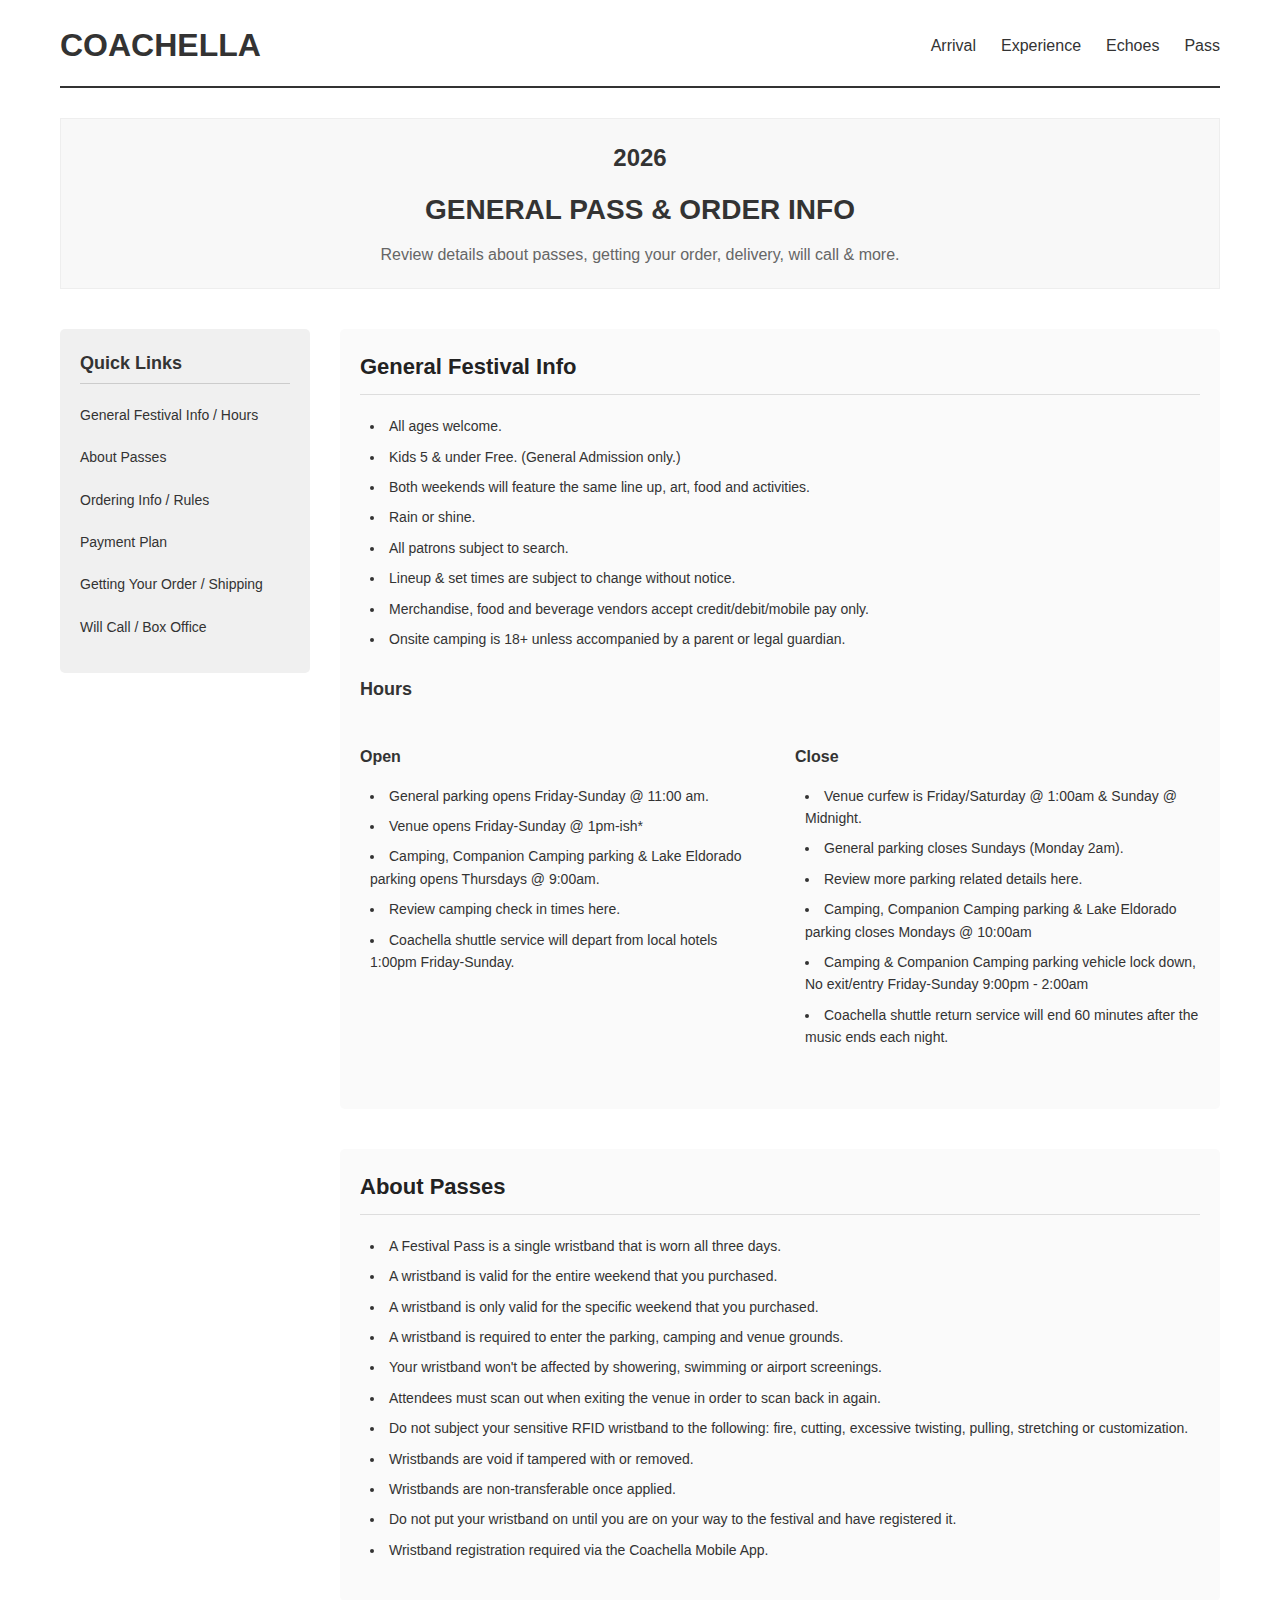
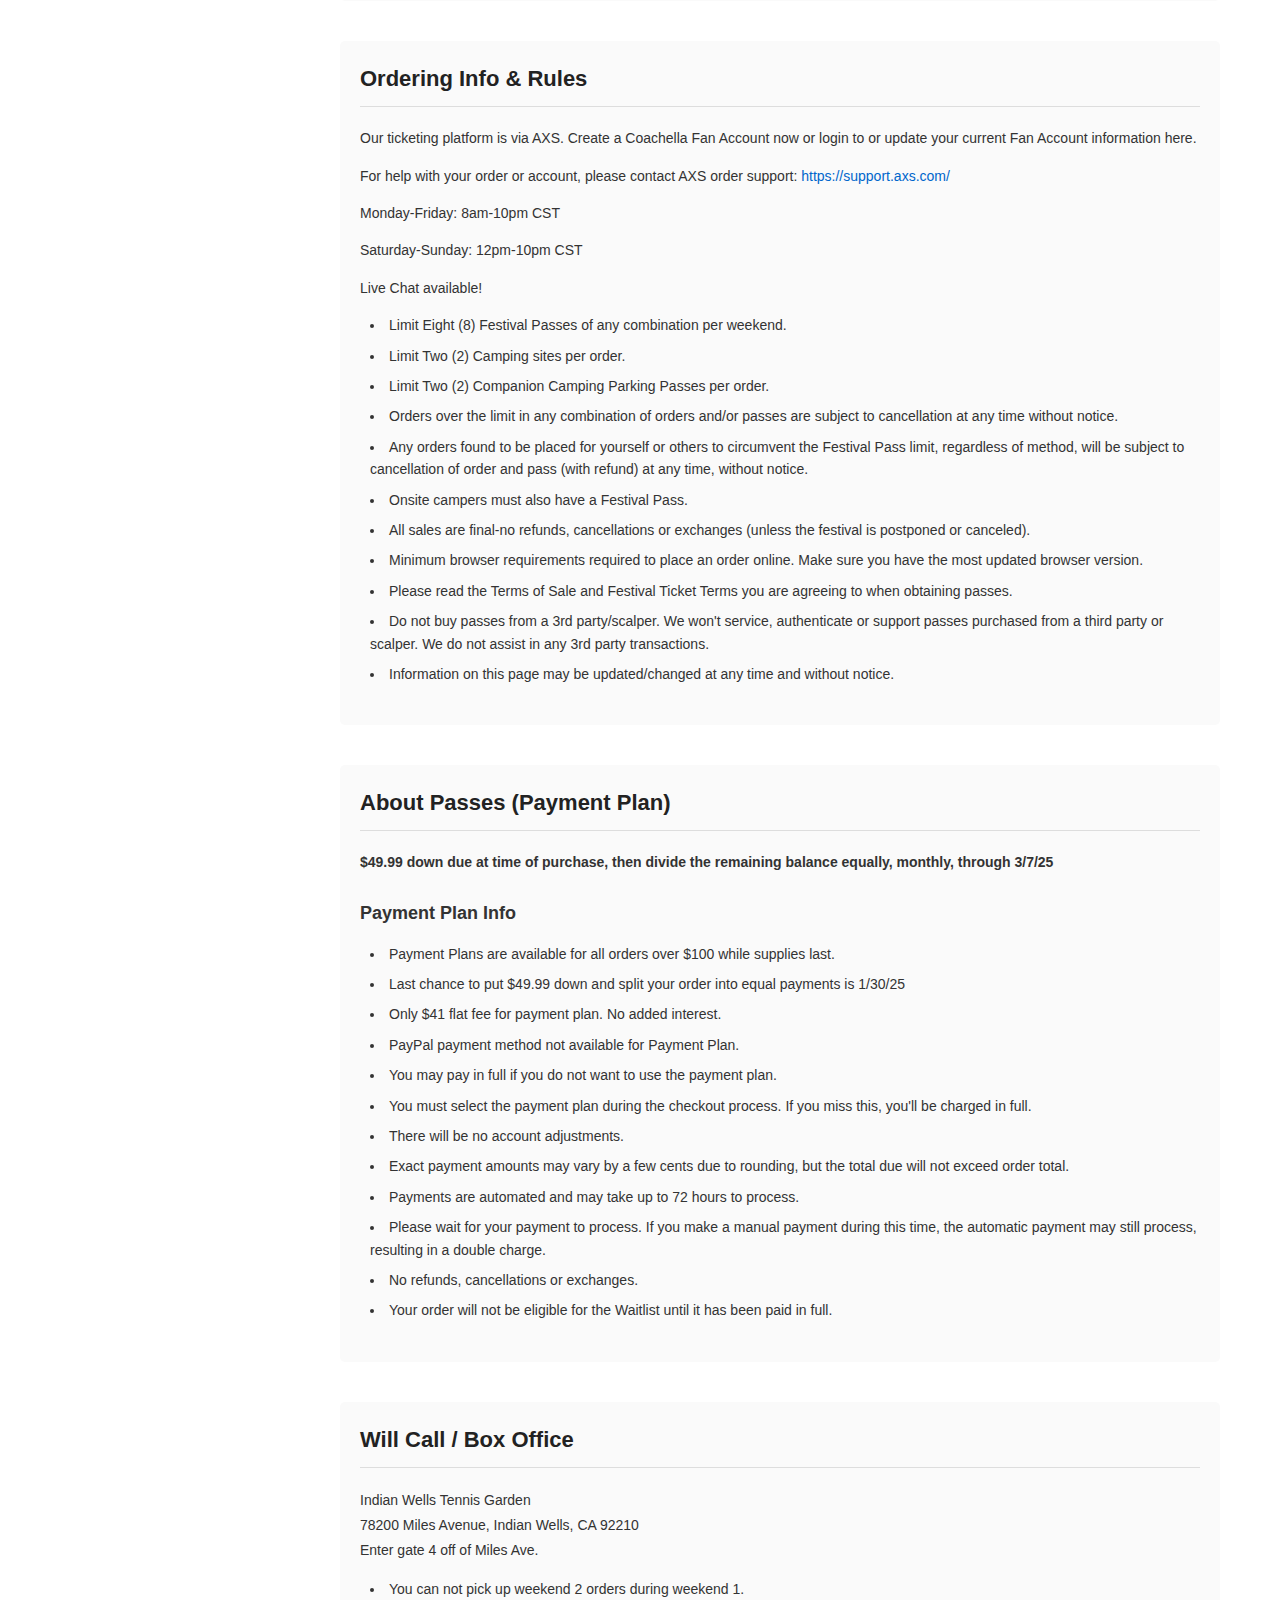
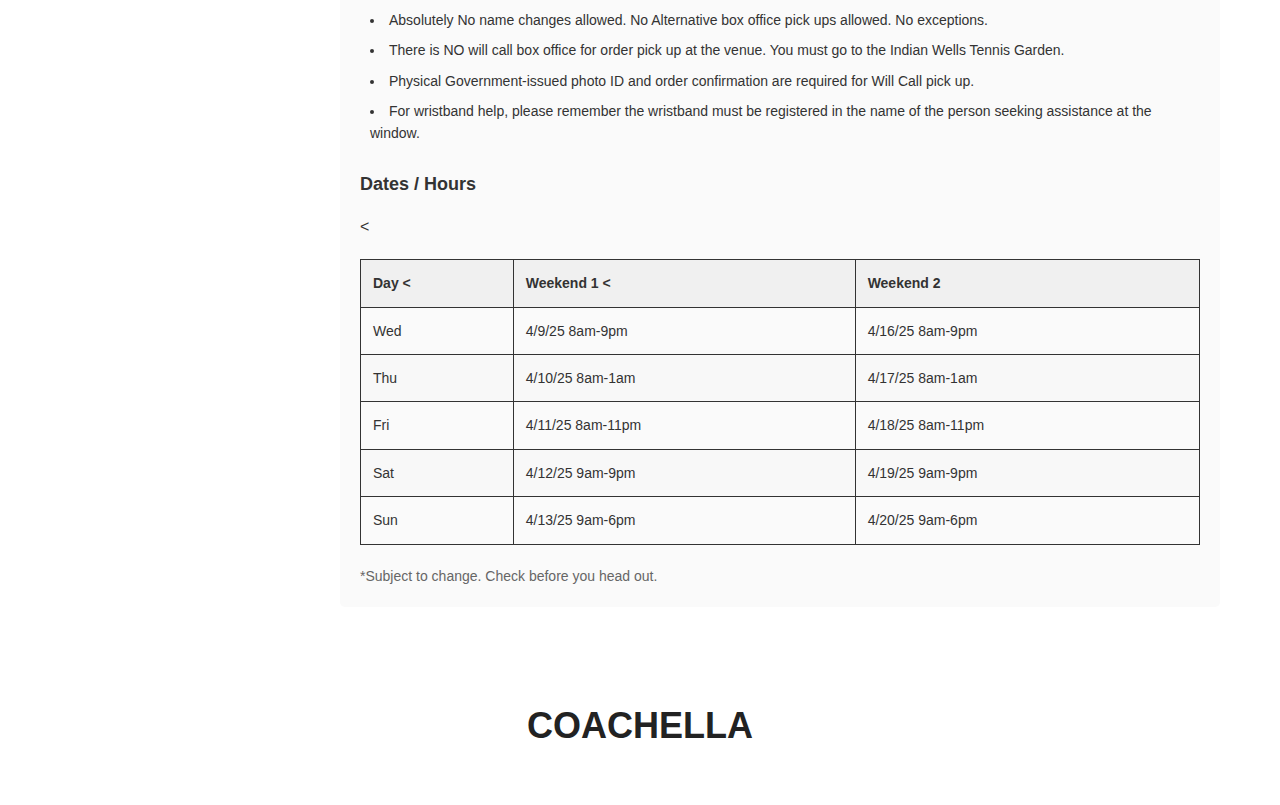
<file: festivalinfo.html>
<!DOCTYPE html>
<html lang="en">
<head>
    <meta charset="UTF-8">
    <meta name="viewport" content="width=device-width, initial-scale=1.0">
    <title>Coachella 2026 - General Pass & Order Info</title>
    <style>
        * {
            margin: 0;
            padding: 0;
            box-sizing: border-box;
            font-family: 'Arial', sans-serif;
            line-height: 1.6;
        }

        body {
            background-color: #ffffff;
            color: #333333;
            padding: 20px;
            max-width: 1200px;
            margin: 0 auto;
        }

        /* 顶部导航栏 */
        .top-nav {
            display: flex;
            justify-content: space-between;
            align-items: center;
            margin-bottom: 30px;
            padding-bottom: 15px;
            border-bottom: 2px solid #333;
        }

        .logo {
            font-size: 32px;
            font-weight: bold;
            text-transform: uppercase;
        }

        .nav-links {
            display: flex;
            gap: 25px;
        }

        .nav-links a {
            text-decoration: none;
            color: #333;
            font-size: 16px;
            font-weight: 500;
        }

        .nav-links a:hover {
            text-decoration: underline;
        }

        /* 标题区域 */
        .header {
            text-align: center;
            margin-bottom: 40px;
            padding: 20px;
            background-color: #f8f8f8;
            border: 1px solid #eee;
        }

        .year {
            font-size: 24px;
            font-weight: bold;
            margin-bottom: 10px;
        }

        .main-title {
            font-size: 28px;
            font-weight: bold;
            text-transform: uppercase;
            margin-bottom: 10px;
        }

        .subtitle {
            font-size: 16px;
            color: #666;
        }

        /* 侧边导航 */
        .sidebar {
            float: left;
            width: 250px;
            background-color: #f0f0f0;
            padding: 20px;
            margin-right: 30px;
            margin-bottom: 30px;
            border-radius: 5px;
        }

        .sidebar-title {
            font-size: 18px;
            font-weight: bold;
            margin-bottom: 15px;
            padding-bottom: 5px;
            border-bottom: 1px solid #ccc;
        }

        .sidebar-links {
            list-style: none;
        }

        .sidebar-links li {
            margin-bottom: 10px;
        }

        .sidebar-links a {
            text-decoration: none;
            color: #333;
            font-size: 14px;
            display: block;
            padding: 5px 0;
        }

        .sidebar-links a:hover {
            color: #666;
            text-decoration: underline;
        }

        /* 主内容区域 */
        .main-content {
            overflow: hidden;
        }

        .section {
            margin-bottom: 40px;
            padding: 20px;
            background-color: #fafafa;
            border-radius: 5px;
        }

        .section-title {
            font-size: 22px;
            font-weight: bold;
            margin-bottom: 20px;
            color: #222;
            padding-bottom: 10px;
            border-bottom: 1px solid #ddd;
        }

        .section-subtitle {
            font-size: 18px;
            font-weight: bold;
            margin: 25px 0 15px;
            color: #333;
        }

        .info-list {
            list-style-position: inside;
            margin-bottom: 20px;
        }

        .info-list li {
            margin-bottom: 8px;
            font-size: 14px;
            padding-left: 10px;
        }

        /* 小时数分栏布局 */
        .hours-container {
            display: flex;
            gap: 30px;
            margin-bottom: 20px;
        }

        .hours-column {
            flex: 1;
        }

        /* 表格样式 */
        .will-call-table {
            width: 100%;
            border-collapse: collapse;
            margin: 20px 0;
            font-size: 14px;
        }

        .will-call-table th,
        .will-call-table td {
            border: 1px solid #333;
            padding: 12px;
            text-align: left;
        }

        .will-call-table th {
            background-color: #f0f0f0;
            font-weight: bold;
        }

        .will-call-table tr:nth-child(even) {
            background-color: #f8f8f8;
        }

        /* 重要信息高亮 */
        .important-note {
            background-color: #fff3cd;
            padding: 15px;
            border-radius: 5px;
            margin: 20px 0;
            font-size: 14px;
            border-left: 4px solid #ffc107;
        }

        /* 联系信息样式 */
        .contact-info {
            margin: 15px 0;
            font-size: 14px;
        }

        .contact-link {
            color: #0066cc;
            text-decoration: none;
        }

        .contact-link:hover {
            text-decoration: underline;
        }

        /* 地址样式 */
        .address {
            font-style: normal;
            margin: 15px 0;
            font-size: 14px;
            line-height: 1.8;
        }

        /* 底部Logo */
        .footer-logo {
            text-align: center;
            font-size: 36px;
            font-weight: bold;
            text-transform: uppercase;
            margin: 50px 0 30px;
            color: #222;
        }

        /* 响应式调整 */
        @media (max-width: 768px) {
            .top-nav {
                flex-direction: column;
                gap: 15px;
                text-align: center;
            }

            .sidebar {
                float: none;
                width: 100%;
                margin-right: 0;
            }

            .hours-container {
                flex-direction: column;
                gap: 20px;
            }

            .will-call-table th,
            .will-call-table td {
                padding: 8px;
                font-size: 12px;
            }
        }
    </style>
</head>
<body>
    <!-- 顶部导航栏 -->
    <div class="top-nav">
        <div class="logo">Coachella</div>
        <div class="nav-links">
            <a href="#arrival">Arrival</a>
            <a href="#experience">Experience</a>
            <a href="#echoes">Echoes</a>
            <a href="#pass">Pass</a>
        </div>
    </div>

    <!-- 标题区域 -->
    <div class="header">
        <div class="year">2026</div>
        <div class="main-title">General Pass & Order Info</div>
        <div class="subtitle">Review details about passes, getting your order, delivery, will call & more.</div>
    </div>

    <!-- 侧边导航 -->
    <div class="sidebar">
        <div class="sidebar-title">Quick Links</div>
        <ul class="sidebar-links">
            <li><a href="#general-festival">General Festival Info / Hours</a></li>
            <li><a href="#about-passes">About Passes</a></li>
            <li><a href="#ordering-info">Ordering Info / Rules</a></li>
            <li><a href="#payment-plan">Payment Plan</a></li>
            <li><a href="#getting-order">Getting Your Order / Shipping</a></li>
            <li><a href="#will-call">Will Call / Box Office</a></li>
        </ul>
    </div>

    <!-- 主内容区域 -->
    <div class="main-content">
        <!-- 通用节日信息 -->
        <section id="general-festival" class="section">
            <h2 class="section-title">General Festival Info</h2>
            <ul class="info-list">
                <li>All ages welcome.</li>
                <li>Kids 5 & under Free. (General Admission only.)</li>
                <li>Both weekends will feature the same line up, art, food and activities.</li>
                <li>Rain or shine.</li>
                <li>All patrons subject to search.</li>
                <li>Lineup & set times are subject to change without notice.</li>
                <li>Merchandise, food and beverage vendors accept credit/debit/mobile pay only.</li>
                <li>Onsite camping is 18+ unless accompanied by a parent or legal guardian.</li>
            </ul>

            <h3 class="section-subtitle">Hours</h3>
            <div class="hours-container">
                <div class="hours-column">
                    <h4 class="section-subtitle" style="font-size: 16px;">Open</h4>
                    <ul class="info-list">
                        <li>General parking opens Friday-Sunday @ 11:00 am.</li>
                        <li>Venue opens Friday-Sunday @ 1pm-ish*</li>
                        <li>Camping, Companion Camping parking & Lake Eldorado parking opens Thursdays @ 9:00am.</li>
                        <li>Review camping check in times here.</li>
                        <li>Coachella shuttle service will depart from local hotels 1:00pm Friday-Sunday.</li>
                    </ul>
                </div>
                <div class="hours-column">
                    <h4 class="section-subtitle" style="font-size: 16px;">Close</h4>
                    <ul class="info-list">
                        <li>Venue curfew is Friday/Saturday @ 1:00am & Sunday @ Midnight.</li>
                        <li>General parking closes Sundays (Monday 2am).</li>
                        <li>Review more parking related details here.</li>
                        <li>Camping, Companion Camping parking & Lake Eldorado parking closes Mondays @ 10:00am</li>
                        <li>Camping & Companion Camping parking vehicle lock down, No exit/entry Friday-Sunday 9:00pm - 2:00am</li>
                        <li>Coachella shuttle return service will end 60 minutes after the music ends each night.</li>
                    </ul>
                </div>
            </div>
        </section>

        <!-- 关于通行证 -->
        <section id="about-passes" class="section">
            <h2 class="section-title">About Passes</h2>
            <ul class="info-list">
                <li>A Festival Pass is a single wristband that is worn all three days.</li>
                <li>A wristband is valid for the entire weekend that you purchased.</li>
                <li>A wristband is only valid for the specific weekend that you purchased.</li>
                <li>A wristband is required to enter the parking, camping and venue grounds.</li>
                <li>Your wristband won't be affected by showering, swimming or airport screenings.</li>
                <li>Attendees must scan out when exiting the venue in order to scan back in again.</li>
                <li>Do not subject your sensitive RFID wristband to the following: fire, cutting, excessive twisting, pulling, stretching or customization.</li>
                <li>Wristbands are void if tampered with or removed.</li>
                <li>Wristbands are non-transferable once applied.</li>
                <li>Do not put your wristband on until you are on your way to the festival and have registered it.</li>
                <li>Wristband registration required via the Coachella Mobile App.</li>
            </ul>
        </section>

        <!-- 订购信息和规则 -->
        <section id="ordering-info" class="section">
            <h2 class="section-title">Ordering Info & Rules</h2>
            <p class="contact-info">Our ticketing platform is via AXS. Create a Coachella Fan Account now or login to or update your current Fan Account information here.</p>
            <p class="contact-info">For help with your order or account, please contact AXS order support: <a href="https://support.axs.com/" class="contact-link">https://support.axs.com/</a></p>
            <p class="contact-info">Monday-Friday: 8am-10pm CST</p>
            <p class="contact-info">Saturday-Sunday: 12pm-10pm CST</p>
            <div class="contact-info">Live Chat available!</div>

            <ul class="info-list">
                <li>Limit Eight (8) Festival Passes of any combination per weekend.</li>
                <li>Limit Two (2) Camping sites per order.</li>
                <li>Limit Two (2) Companion Camping Parking Passes per order.</li>
                <li>Orders over the limit in any combination of orders and/or passes are subject to cancellation at any time without notice.</li>
                <li>Any orders found to be placed for yourself or others to circumvent the Festival Pass limit, regardless of method, will be subject to cancellation of order and pass (with refund) at any time, without notice.</li>
                <li>Onsite campers must also have a Festival Pass.</li>
                <li>All sales are final-no refunds, cancellations or exchanges (unless the festival is postponed or canceled).</li>
                <li>Minimum browser requirements required to place an order online. Make sure you have the most updated browser version.</li>
                <li>Please read the Terms of Sale and Festival Ticket Terms you are agreeing to when obtaining passes.</li>
                <li>Do not buy passes from a 3rd party/scalper. We won't service, authenticate or support passes purchased from a third party or scalper. We do not assist in any 3rd party transactions.</li>
                <li>Information on this page may be updated/changed at any time and without notice.</li>
            </ul>
        </section>

        <!-- 支付计划 -->
        <section id="payment-plan" class="section">
            <h2 class="section-title">About Passes (Payment Plan)</h2>
            <p class="contact-info" style="font-weight: bold;">$49.99 down due at time of purchase, then divide the remaining balance equally, monthly, through 3/7/25</p>

            <h3 class="section-subtitle">Payment Plan Info</h3>
            <ul class="info-list">
                <li>Payment Plans are available for all orders over $100 while supplies last.</li>
                <li>Last chance to put $49.99 down and split your order into equal payments is 1/30/25</li>
                <li>Only $41 flat fee for payment plan. No added interest.</li>
                <li>PayPal payment method not available for Payment Plan.</li>
                <li>You may pay in full if you do not want to use the payment plan.</li>
                <li>You must select the payment plan during the checkout process. If you miss this, you'll be charged in full.</li>
                <li>There will be no account adjustments.</li>
                <li>Exact payment amounts may vary by a few cents due to rounding, but the total due will not exceed order total.</li>
                <li>Payments are automated and may take up to 72 hours to process.</li>
                <li>Please wait for your payment to process. If you make a manual payment during this time, the automatic payment may still process, resulting in a double charge.</li>
                <li>No refunds, cancellations or exchanges.</li>
                <li>Your order will not be eligible for the Waitlist until it has been paid in full.</li>
            </ul>
        </section>

        <!-- 取票点/票房信息 -->
        <section id="will-call" class="section">
            <h2 class="section-title">Will Call / Box Office</h2>
            <div class="address">
                Indian Wells Tennis Garden<br>
                78200 Miles Avenue, Indian Wells, CA 92210<br>
                Enter gate 4 off of Miles Ave.
            </div>

            <ul class="info-list">
                <li>You can not pick up weekend 2 orders during weekend 1.</li>
                <li>Absolutely No name changes allowed. No Alternative box office pick ups allowed. No exceptions.</li>
                <li>There is NO will call box office for order pick up at the venue. You must go to the Indian Wells Tennis Garden.</li>
                <li>Physical Government-issued photo ID and order confirmation are required for Will Call pick up.</li>
                <li>For wristband help, please remember the wristband must be registered in the name of the person seeking assistance at the window.</li>
            </ul>

            <h3 class="section-subtitle">Dates / Hours</h3>
            <table class="will-call-table">
                <thead>
                    <tr>
                        <<th>Day</</th>
                        <<th>Weekend 1</</th>
                        <<th>Weekend 2</</th>
                    </tr>
                </thead>
                <tbody>
                    <tr>
                        <td>Wed</td>
                        <td>4/9/25 8am-9pm</td>
                        <td>4/16/25 8am-9pm</td>
                    </tr>
                    <tr>
                        <td>Thu</td>
                        <td>4/10/25 8am-1am</td>
                        <td>4/17/25 8am-1am</td>
                    </tr>
                    <tr>
                        <td>Fri</td>
                        <td>4/11/25 8am-11pm</td>
                        <td>4/18/25 8am-11pm</td>
                    </tr>
                    <tr>
                        <td>Sat</td>
                        <td>4/12/25 9am-9pm</td>
                        <td>4/19/25 9am-9pm</td>
                    </tr>
                    <tr>
                        <td>Sun</td>
                        <td>4/13/25 9am-6pm</td>
                        <td>4/20/25 9am-6pm</td>
                    </tr>
                </tbody>
            </table>
            <p style="font-size: 14px; color: #666;">*Subject to change. Check before you head out.</p>
        </section>
    </div>

    <!-- 底部Logo -->
    <div class="footer-logo">COACHELLA</div>
</body>
</html>
</file>
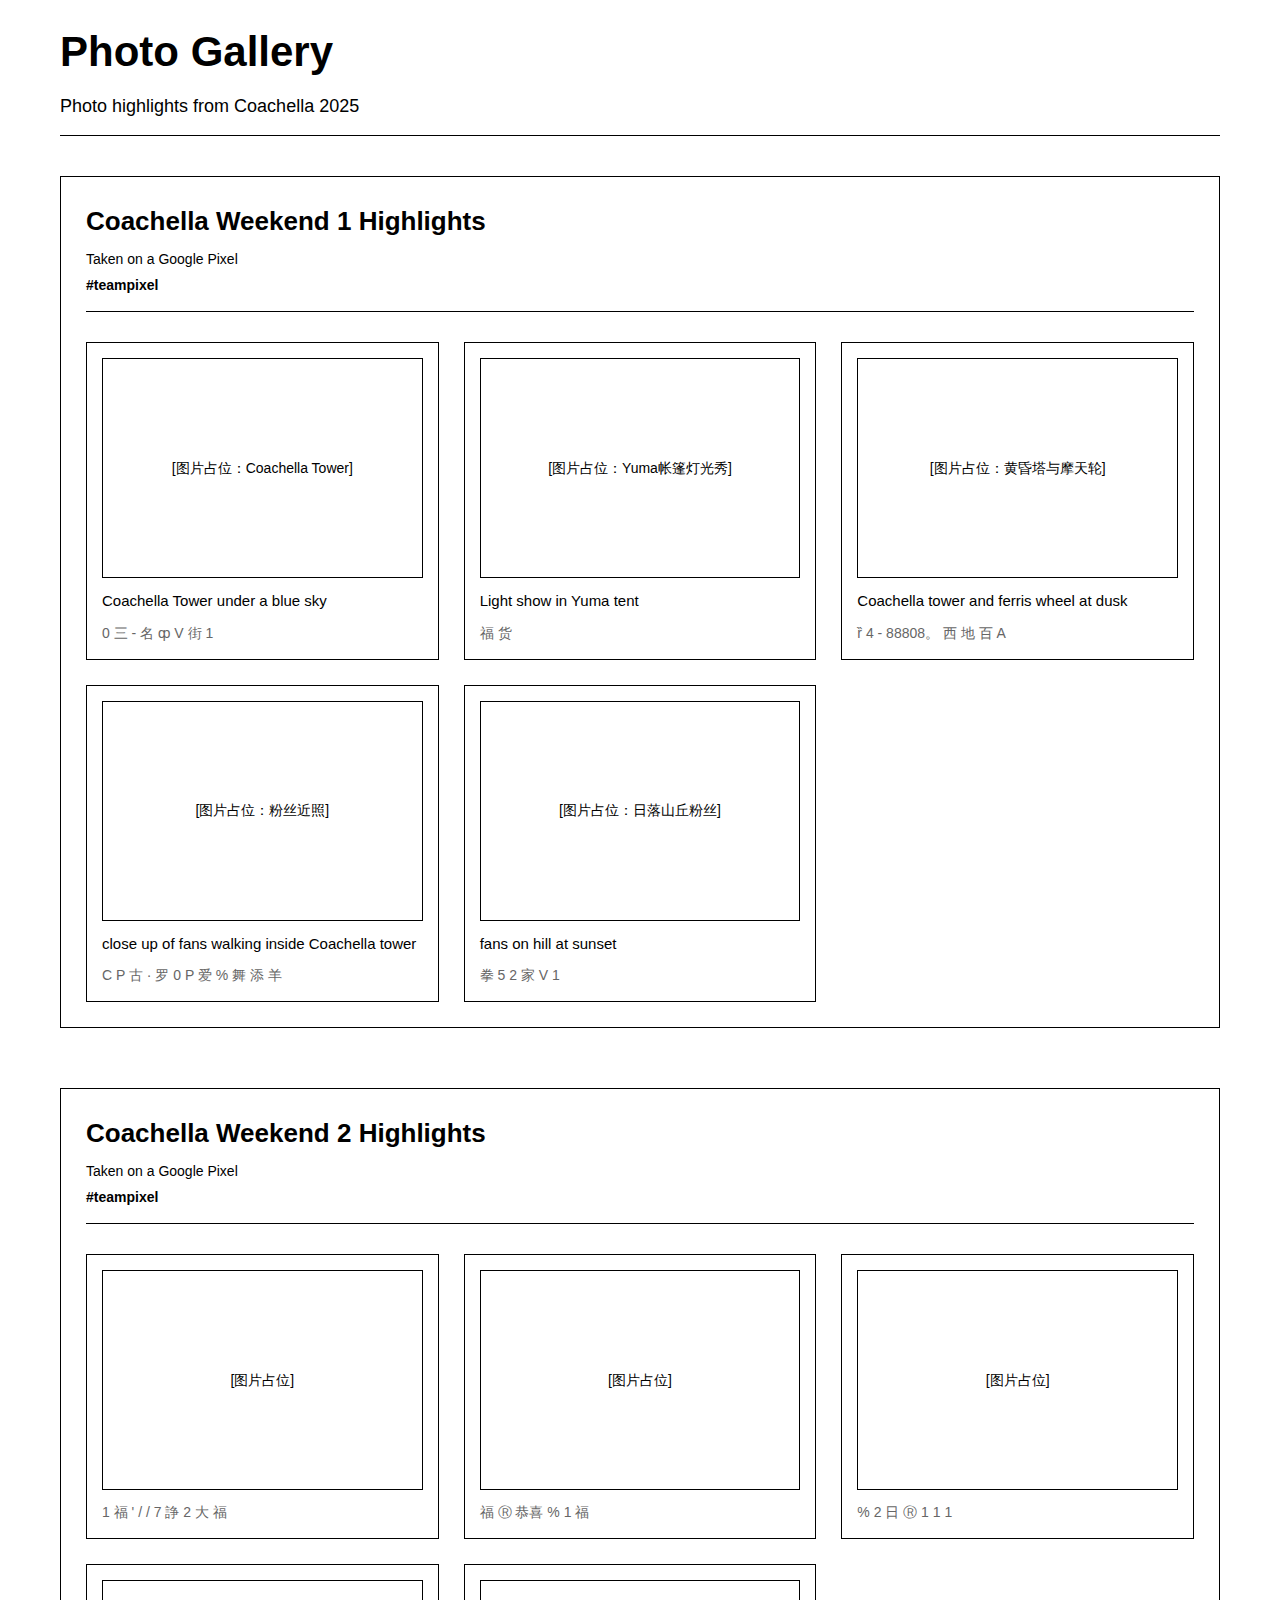
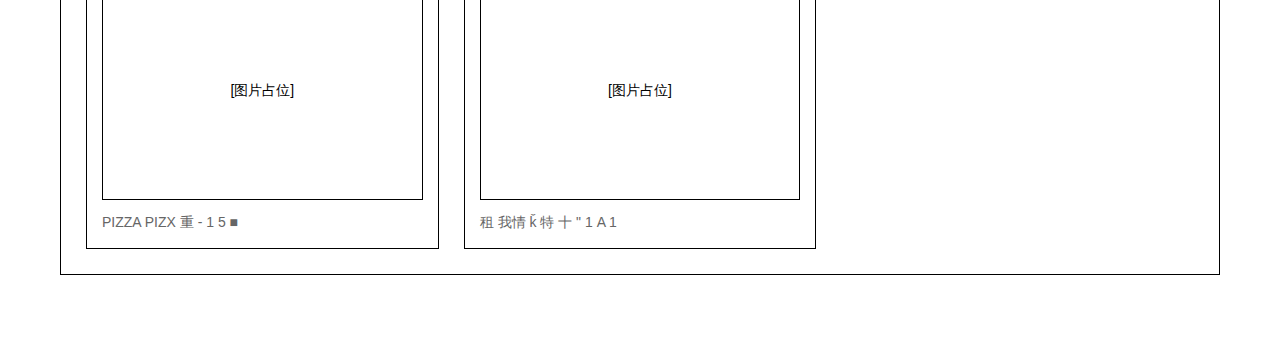
<file: gallery.html>
<!DOCTYPE html>
<html lang="en">
<head>
    <meta charset="UTF-8">
    <meta name="viewport" content="width=device-width, initial-scale=1.0">
    <title>Coachella Photo Gallery</title>
    <style>
        * {
            margin: 0;
            padding: 0;
            box-sizing: border-box;
            font-family: Arial, sans-serif;
            line-height: 1.5;
        }

        .page-container {
            max-width: 1200px;
            margin: 0 auto;
            padding: 20px;
        }

        /* 顶部标题区 */
        .header {
            margin-bottom: 40px;
            text-align: left;
            padding-bottom: 15px;
            border-bottom: 1px solid #000;
        }

            .header h1 {
                font-size: 42px;
                margin-bottom: 10px;
            }

            .header p {
                font-size: 18px;
            }

        /* 周末亮点区域容器 */
        .gallery-sections {
            display: flex;
            flex-direction: column;
            gap: 60px;
            margin-bottom: 50px;
        }

        /* 单个周末亮点区域 */
        .weekend-section {
            border: 1px solid #000;
            padding: 25px;
        }

        .weekend-header {
            margin-bottom: 30px;
            padding-bottom: 15px;
            border-bottom: 1px solid #000;
        }

            .weekend-header h2 {
                font-size: 26px;
                margin-bottom: 8px;
            }

        .weekend-tag {
            font-size: 14px;
            margin-bottom: 5px;
        }

        .hashtag {
            font-size: 14px;
            font-weight: bold;
        }

        /* 图片+文字网格布局 */
        .photos-grid {
            display: grid;
            grid-template-columns: repeat(auto-fill, minmax(300px, 1fr));
            gap: 25px;
        }

        /* 图片文字卡片 */
        .photo-card {
            border: 1px solid #000;
            padding: 15px;
        }

        .photo-placeholder {
            height: 220px;
            border: 1px solid #000;
            margin-bottom: 12px;
            display: flex;
            align-items: center;
            justify-content: center;
            font-size: 14px;
        }

        .photo-caption {
            font-size: 15px;
            margin-bottom: 10px;
        }

        .invalid-chars {
            font-size: 14px;
            color: #666;
        }
    </style>
</head>
<body>
    <div class="page-container">
        <!-- 顶部标题区 -->
        <div class="header">
            <h1>Photo Gallery</h1>
            <p>Photo highlights from Coachella 2025</p>
        </div>

        <!-- 画廊主体区域 -->
        <div class="gallery-sections">
            <!-- 周末1亮点 -->
            <div class="weekend-section">
                <div class="weekend-header">
                    <h2>Coachella Weekend 1 Highlights</h2>
                    <div class="weekend-tag">Taken on a Google Pixel</div>
                    <div class="hashtag">#teampixel</div>
                </div>

                <div class="photos-grid">
                    <!-- 图片1 -->
                    <div class="photo-card">
                        <div class="photo-placeholder">[图片占位：Coachella Tower]</div>
                        <div class="photo-caption">Coachella Tower under a blue sky</div>
                        <div class="invalid-chars">0 三 - 名 ȹ V 街 1</div>
                    </div>

                    <!-- 图片2 -->
                    <div class="photo-card">
                        <div class="photo-placeholder">[图片占位：Yuma帐篷灯光秀]</div>
                        <div class="photo-caption">Light show in Yuma tent</div>
                        <div class="invalid-chars">福 货</div>
                    </div>

                    <!-- 图片3 -->
                    <div class="photo-card">
                        <div class="photo-placeholder">[图片占位：黄昏塔与摩天轮]</div>
                        <div class="photo-caption">Coachella tower and ferris wheel at dusk</div>
                        <div class="invalid-chars">ȑ 4 - 88808。 西 地 百 A</div>
                    </div>

                    <!-- 图片4 -->
                    <div class="photo-card">
                        <div class="photo-placeholder">[图片占位：粉丝近照]</div>
                        <div class="photo-caption">close up of fans walking inside Coachella tower</div>
                        <div class="invalid-chars">C P 古 · 罗 0 P 爱 % 舞 添 羊</div>
                    </div>

                    <!-- 图片5 -->
                    <div class="photo-card">
                        <div class="photo-placeholder">[图片占位：日落山丘粉丝]</div>
                        <div class="photo-caption">fans on hill at sunset</div>
                        <div class="invalid-chars">拳 5 2 家 V 1</div>
                    </div>
                </div>
            </div>

            <!-- 周末2亮点 -->
            <div class="weekend-section">
                <div class="weekend-header">
                    <h2>Coachella Weekend 2 Highlights</h2>
                    <div class="weekend-tag">Taken on a Google Pixel</div>
                    <div class="hashtag">#teampixel</div>
                </div>

                <div class="photos-grid">
                    <!-- 周末2图片卡片（原网页未明确图片描述，保留无效字符位置） -->
                    <div class="photo-card">
                        <div class="photo-placeholder">[图片占位]</div>
                        <div class="invalid-chars">1 福 ' / / 7 諍 2 大 福</div>
                    </div>

                    <div class="photo-card">
                        <div class="photo-placeholder">[图片占位]</div>
                        <div class="invalid-chars">福 Ⓡ 恭喜 % 1 福</div>
                    </div>

                    <div class="photo-card">
                        <div class="photo-placeholder">[图片占位]</div>
                        <div class="invalid-chars">% 2 日 Ⓡ 1 1 1</div>
                    </div>

                    <div class="photo-card">
                        <div class="photo-placeholder">[图片占位]</div>
                        <div class="invalid-chars">PIZZA PIZX 重 - 1 5 ■</div>
                    </div>

                    <div class="photo-card">
                        <div class="photo-placeholder">[图片占位]</div>
                        <div class="invalid-chars">租 我情 ǩ 特 十 " 1 A 1</div>
                    </div>
                </div>
            </div>
        </div>
    </div>
</body>
</html>
</file>
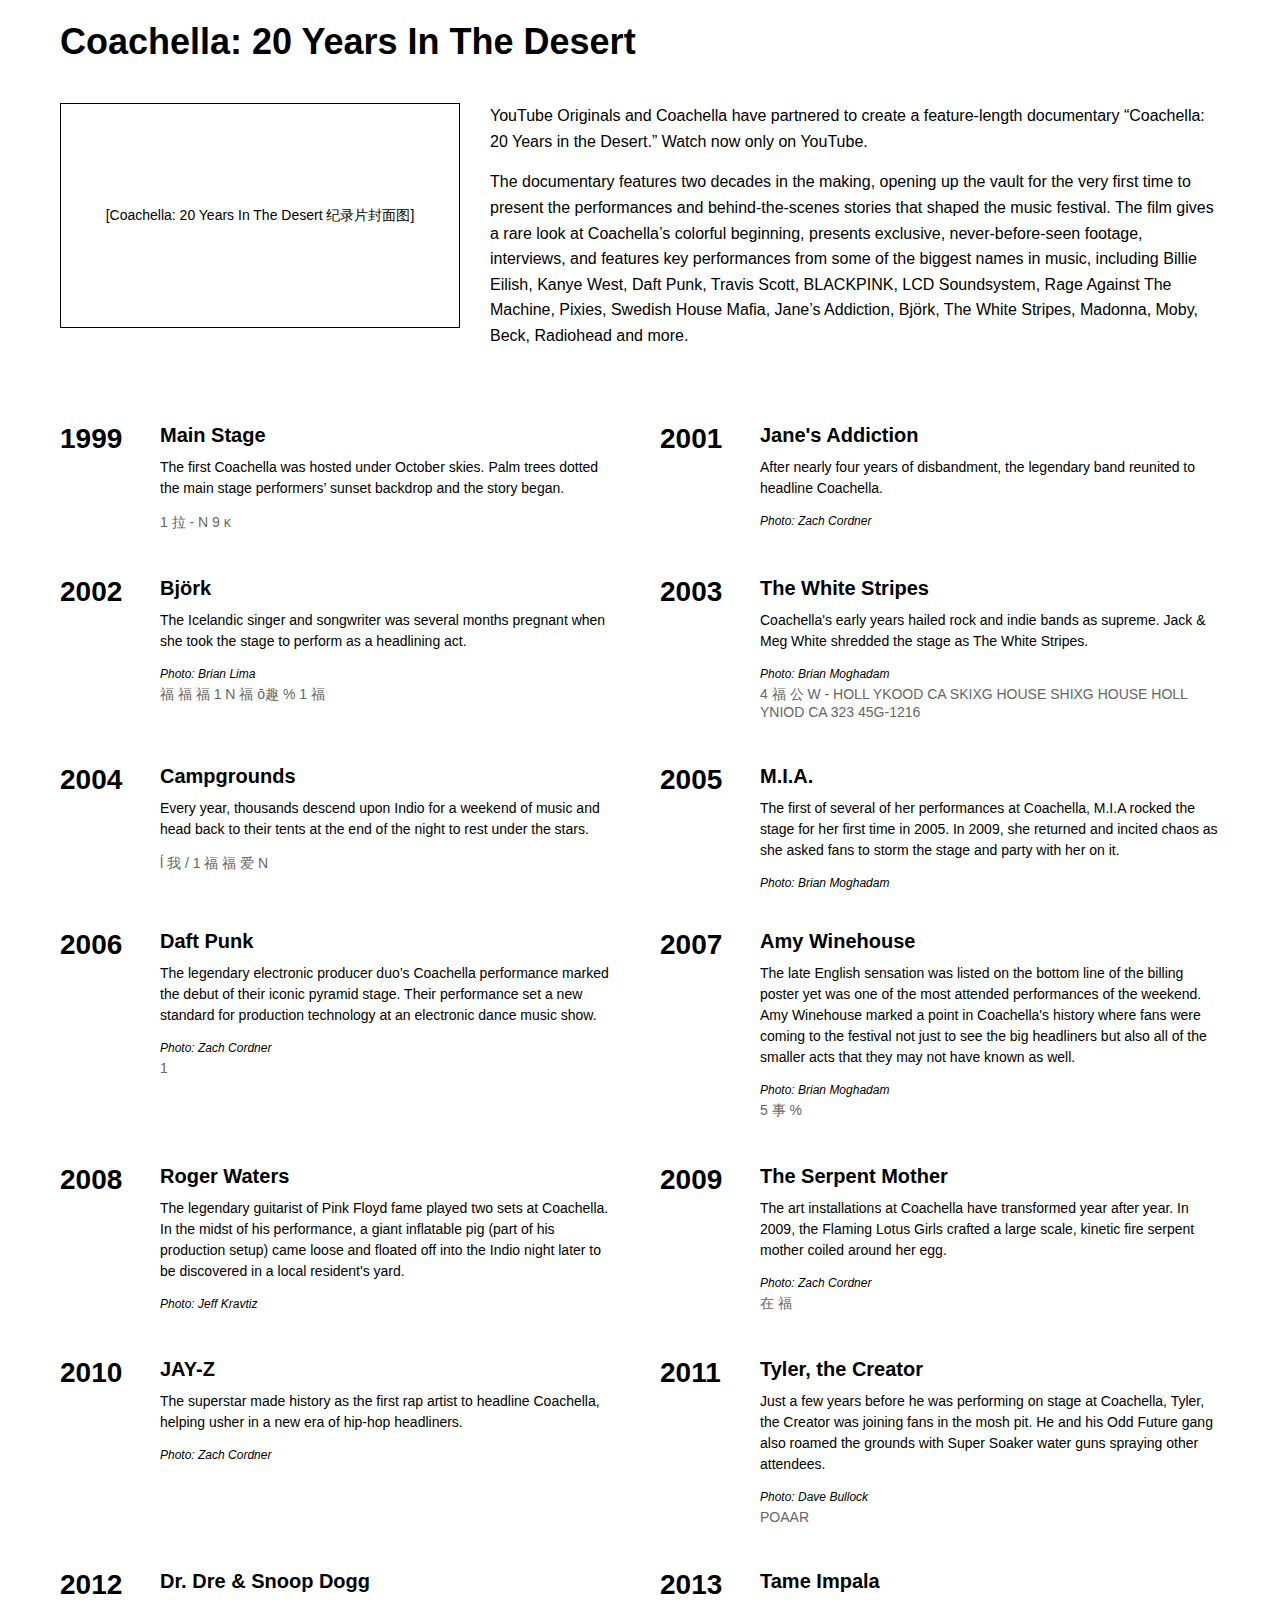
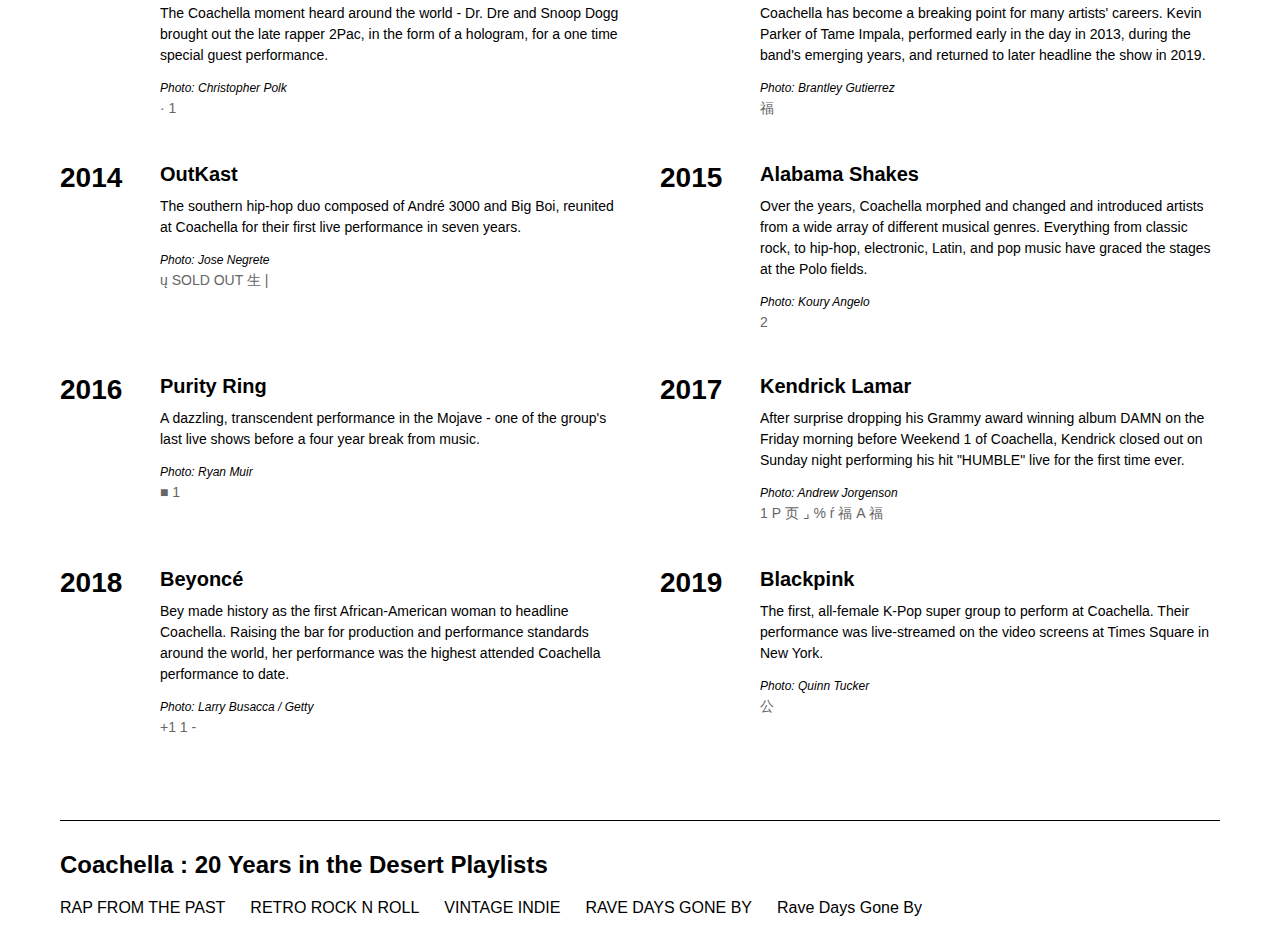
<file: history.html>
<!DOCTYPE html>
<html lang="en">
<head>
    <meta charset="UTF-8">
    <meta name="viewport" content="width=device-width, initial-scale=1.0">
    <title>Coachella: 20 Years In The Desert</title>
    <style>
        /* 基础重置：消除默认边距与内边距 */
        * {
            margin: 0;
            padding: 0;
            box-sizing: border-box;
            font-family: Arial, sans-serif;
        }

        /* 页面容器：控制整体宽度与居中 */
        .page-container {
            max-width: 1200px;
            margin: 0 auto;
            padding: 20px;
        }

        /* 标题区域：还原顶部大标题位置 */
        .header {
            margin-bottom: 40px;
            text-align: left;
        }

            .header h1 {
                font-size: 36px;
                line-height: 1.2;
                margin-bottom: 10px;
            }

        /* 纪录片介绍区：文字与图片占位布局 */
        .doc-intro {
            display: flex;
            gap: 30px;
            margin-bottom: 60px;
            align-items: flex-start;
        }

        /* 图片占位：还原原网页图片位置与尺寸比例 */
        .img-placeholder {
            width: 400px;
            height: 225px;
            border: 1px solid #000;
            display: flex;
            align-items: center;
            justify-content: center;
            font-size: 14px;
            text-align: center;
        }

        /* 纪录片文字区：控制文字段落位置与行高 */
        .doc-text {
            flex: 1;
        }

            .doc-text p {
                font-size: 16px;
                line-height: 1.6;
                margin-bottom: 15px;
            }

        /* 年份时间轴：网格布局还原20年内容排列 */
        .years-timeline {
            display: grid;
            grid-template-columns: repeat(auto-fill, minmax(550px, 1fr));
            gap: 40px;
            margin-bottom: 60px;
        }

        /* 单年份卡片：还原每个年份的文字与图片位置 */
        .year-card {
            display: flex;
            gap: 20px;
        }

        /* 年份数字：固定宽度，确保对齐 */
        .year-number {
            width: 80px;
            font-size: 28px;
            font-weight: bold;
            line-height: 1.1;
        }

        /* 年份内容：包含标题、描述与图片标注 */
        .year-content {
            flex: 1;
        }

            .year-content h3 {
                font-size: 20px;
                margin-bottom: 10px;
            }

            .year-content p {
                font-size: 14px;
                line-height: 1.5;
                margin-bottom: 15px;
            }

        /* 图片标注：还原照片拍摄者文字位置 */
        .photo-credit {
            font-size: 12px;
            font-style: italic;
            margin-top: 5px;
        }

        /* 无效字符占位：还原原网页中乱码位置（仅作占位，不影响核心内容） */
        .invalid-chars {
            font-size: 14px;
            color: #666;
            margin: 5px 0;
        }

        /* 播放列表区域：还原底部列表位置与排版 */
        .playlists {
            margin-top: 80px;
            border-top: 1px solid #000;
            padding-top: 30px;
        }

            .playlists h2 {
                font-size: 24px;
                margin-bottom: 20px;
            }

        .playlist-list {
            display: flex;
            flex-wrap: wrap;
            gap: 25px;
            font-size: 16px;
        }
    </style>
</head>
<body>
    <div class="page-container">
        <!-- 顶部标题 -->
        <div class="header">
            <h1>Coachella: 20 Years In The Desert</h1>
        </div>

        <!-- 纪录片介绍：文字+图片布局 -->
        <div class="doc-intro">
            <!-- 图片占位（原网页图片位置） -->
            <div class="img-placeholder">
                [Coachella: 20 Years In The Desert 纪录片封面图]
            </div>
            <!-- 纪录片文字内容 -->
            <div class="doc-text">
                <p>YouTube Originals and Coachella have partnered to create a feature-length documentary “Coachella: 20 Years in the Desert.” Watch now only on YouTube.</p>
                <p>The documentary features two decades in the making, opening up the vault for the very first time to present the performances and behind-the-scenes stories that shaped the music festival. The film gives a rare look at Coachella’s colorful beginning, presents exclusive, never-before-seen footage, interviews, and features key performances from some of the biggest names in music, including Billie Eilish, Kanye West, Daft Punk, Travis Scott, BLACKPINK, LCD Soundsystem, Rage Against The Machine, Pixies, Swedish House Mafia, Jane’s Addiction, Björk, The White Stripes, Madonna, Moby, Beck, Radiohead and more.</p>
            </div>
        </div>

        <!-- 年份时间轴：20年关键事件布局 -->
        <div class="years-timeline">
            <!-- 1999年 -->
            <div class="year-card">
                <div class="year-number">1999</div>
                <div class="year-content">
                    <h3>Main Stage</h3>
                    <p>The first Coachella was hosted under October skies. Palm trees dotted the main stage performers’ sunset backdrop and the story began.</p>
                    <div class="invalid-chars">1 拉 - N 9 ĸ</div>
                </div>
            </div>

            <!-- 2001年 -->
            <div class="year-card">
                <div class="year-number">2001</div>
                <div class="year-content">
                    <h3>Jane's Addiction</h3>
                    <p>After nearly four years of disbandment, the legendary band reunited to headline Coachella.</p>
                    <div class="photo-credit">Photo: Zach Cordner</div>
                </div>
            </div>

            <!-- 2002年 -->
            <div class="year-card">
                <div class="year-number">2002</div>
                <div class="year-content">
                    <h3>Björk</h3>
                    <p>The Icelandic singer and songwriter was several months pregnant when she took the stage to perform as a headlining act.</p>
                    <div class="photo-credit">Photo: Brian Lima</div>
                    <div class="invalid-chars">福 福 福 1 N 福 ō趣 % 1 福</div>
                </div>
            </div>

            <!-- 2003年 -->
            <div class="year-card">
                <div class="year-number">2003</div>
                <div class="year-content">
                    <h3>The White Stripes</h3>
                    <p>Coachella's early years hailed rock and indie bands as supreme. Jack & Meg White shredded the stage as The White Stripes.</p>
                    <div class="photo-credit">Photo: Brian Moghadam</div>
                    <div class="invalid-chars">4 福 公 W - HOLL YKOOD CA SKIXG HOUSE SHIXG HOUSE HOLL YNIOD CA 323 45G-1216</div>
                </div>
            </div>

            <!-- 2004年 -->
            <div class="year-card">
                <div class="year-number">2004</div>
                <div class="year-content">
                    <h3>Campgrounds</h3>
                    <p>Every year, thousands descend upon Indio for a weekend of music and head back to their tents at the end of the night to rest under the stars.</p>
                    <div class="invalid-chars">ĺ 我 / 1 福 福 爱 N</div>
                </div>
            </div>

            <!-- 2005年 -->
            <div class="year-card">
                <div class="year-number">2005</div>
                <div class="year-content">
                    <h3>M.I.A.</h3>
                    <p>The first of several of her performances at Coachella, M.I.A rocked the stage for her first time in 2005. In 2009, she returned and incited chaos as she asked fans to storm the stage and party with her on it.</p>
                    <div class="photo-credit">Photo: Brian Moghadam</div>
                </div>
            </div>

            <!-- 2006年 -->
            <div class="year-card">
                <div class="year-number">2006</div>
                <div class="year-content">
                    <h3>Daft Punk</h3>
                    <p>The legendary electronic producer duo’s Coachella performance marked the debut of their iconic pyramid stage. Their performance set a new standard for production technology at an electronic dance music show.</p>
                    <div class="photo-credit">Photo: Zach Cordner</div>
                    <div class="invalid-chars">1</div>
                </div>
            </div>

            <!-- 2007年 -->
            <div class="year-card">
                <div class="year-number">2007</div>
                <div class="year-content">
                    <h3>Amy Winehouse</h3>
                    <p>The late English sensation was listed on the bottom line of the billing poster yet was one of the most attended performances of the weekend. Amy Winehouse marked a point in Coachella's history where fans were coming to the festival not just to see the big headliners but also all of the smaller acts that they may not have known as well.</p>
                    <div class="photo-credit">Photo: Brian Moghadam</div>
                    <div class="invalid-chars">5 事 %</div>
                </div>
            </div>

            <!-- 2008年 -->
            <div class="year-card">
                <div class="year-number">2008</div>
                <div class="year-content">
                    <h3>Roger Waters</h3>
                    <p>The legendary guitarist of Pink Floyd fame played two sets at Coachella. In the midst of his performance, a giant inflatable pig (part of his production setup) came loose and floated off into the Indio night later to be discovered in a local resident's yard.</p>
                    <div class="photo-credit">Photo: Jeff Kravtiz</div>
                </div>
            </div>

            <!-- 2009年 -->
            <div class="year-card">
                <div class="year-number">2009</div>
                <div class="year-content">
                    <h3>The Serpent Mother</h3>
                    <p>The art installations at Coachella have transformed year after year. In 2009, the Flaming Lotus Girls crafted a large scale, kinetic fire serpent mother coiled around her egg.</p>
                    <div class="photo-credit">Photo: Zach Cordner</div>
                    <div class="invalid-chars">在 福</div>
                </div>
            </div>

            <!-- 2010年 -->
            <div class="year-card">
                <div class="year-number">2010</div>
                <div class="year-content">
                    <h3>JAY-Z</h3>
                    <p>The superstar made history as the first rap artist to headline Coachella, helping usher in a new era of hip-hop headliners.</p>
                    <div class="photo-credit">Photo: Zach Cordner</div>
                </div>
            </div>

            <!-- 2011年 -->
            <div class="year-card">
                <div class="year-number">2011</div>
                <div class="year-content">
                    <h3>Tyler, the Creator</h3>
                    <p>Just a few years before he was performing on stage at Coachella, Tyler, the Creator was joining fans in the mosh pit. He and his Odd Future gang also roamed the grounds with Super Soaker water guns spraying other attendees.</p>
                    <div class="photo-credit">Photo: Dave Bullock</div>
                    <div class="invalid-chars">POAAR</div>
                </div>
            </div>

            <!-- 2012年 -->
            <div class="year-card">
                <div class="year-number">2012</div>
                <div class="year-content">
                    <h3>Dr. Dre & Snoop Dogg</h3>
                    <p>The Coachella moment heard around the world - Dr. Dre and Snoop Dogg brought out the late rapper 2Pac, in the form of a hologram, for a one time special guest performance.</p>
                    <div class="photo-credit">Photo: Christopher Polk</div>
                    <div class="invalid-chars">· 1</div>
                </div>
            </div>

            <!-- 2013年 -->
            <div class="year-card">
                <div class="year-number">2013</div>
                <div class="year-content">
                    <h3>Tame Impala</h3>
                    <p>Coachella has become a breaking point for many artists' careers. Kevin Parker of Tame Impala, performed early in the day in 2013, during the band's emerging years, and returned to later headline the show in 2019.</p>
                    <div class="photo-credit">Photo: Brantley Gutierrez</div>
                    <div class="invalid-chars">福</div>
                </div>
            </div>

            <!-- 2014年 -->
            <div class="year-card">
                <div class="year-number">2014</div>
                <div class="year-content">
                    <h3>OutKast</h3>
                    <p>The southern hip-hop duo composed of André 3000 and Big Boi, reunited at Coachella for their first live performance in seven years.</p>
                    <div class="photo-credit">Photo: Jose Negrete</div>
                    <div class="invalid-chars">ų SOLD OUT 生 |</div>
                </div>
            </div>

            <!-- 2015年 -->
            <div class="year-card">
                <div class="year-number">2015</div>
                <div class="year-content">
                    <h3>Alabama Shakes</h3>
                    <p>Over the years, Coachella morphed and changed and introduced artists from a wide array of different musical genres. Everything from classic rock, to hip-hop, electronic, Latin, and pop music have graced the stages at the Polo fields.</p>
                    <div class="photo-credit">Photo: Koury Angelo</div>
                    <div class="invalid-chars">2</div>
                </div>
            </div>

            <!-- 2016年 -->
            <div class="year-card">
                <div class="year-number">2016</div>
                <div class="year-content">
                    <h3>Purity Ring</h3>
                    <p>A dazzling, transcendent performance in the Mojave - one of the group's last live shows before a four year break from music.</p>
                    <div class="photo-credit">Photo: Ryan Muir</div>
                    <div class="invalid-chars">■ 1</div>
                </div>
            </div>

            <!-- 2017年 -->
            <div class="year-card">
                <div class="year-number">2017</div>
                <div class="year-content">
                    <h3>Kendrick Lamar</h3>
                    <p>After surprise dropping his Grammy award winning album DAMN on the Friday morning before Weekend 1 of Coachella, Kendrick closed out on Sunday night performing his hit "HUMBLE" live for the first time ever.</p>
                    <div class="photo-credit">Photo: Andrew Jorgenson</div>
                    <div class="invalid-chars">1 P 页 ⌟ % ŕ 福 A 福</div>
                </div>
            </div>

            <!-- 2018年 -->
            <div class="year-card">
                <div class="year-number">2018</div>
                <div class="year-content">
                    <h3>Beyoncé</h3>
                    <p>Bey made history as the first African-American woman to headline Coachella. Raising the bar for production and performance standards around the world, her performance was the highest attended Coachella performance to date.</p>
                    <div class="photo-credit">Photo: Larry Busacca / Getty</div>
                    <div class="invalid-chars">+1 1 -</div>
                </div>
            </div>

            <!-- 2019年 -->
            <div class="year-card">
                <div class="year-number">2019</div>
                <div class="year-content">
                    <h3>Blackpink</h3>
                    <p>The first, all-female K-Pop super group to perform at Coachella. Their performance was live-streamed on the video screens at Times Square in New York.</p>
                    <div class="photo-credit">Photo: Quinn Tucker</div>
                    <div class="invalid-chars">公</div>
                </div>
            </div>
        </div>

        <!-- 播放列表区域 -->
        <div class="playlists">
            <h2>Coachella : 20 Years in the Desert Playlists</h2>
            <div class="playlist-list">
                <span>RAP FROM THE PAST</span>
                <span>RETRO ROCK N ROLL</span>
                <span>VINTAGE INDIE</span>
                <span>RAVE DAYS GONE BY</span>
                <span>Rave Days Gone By</span>
            </div>
        </div>
    </div>
</body>
</html>
</file>
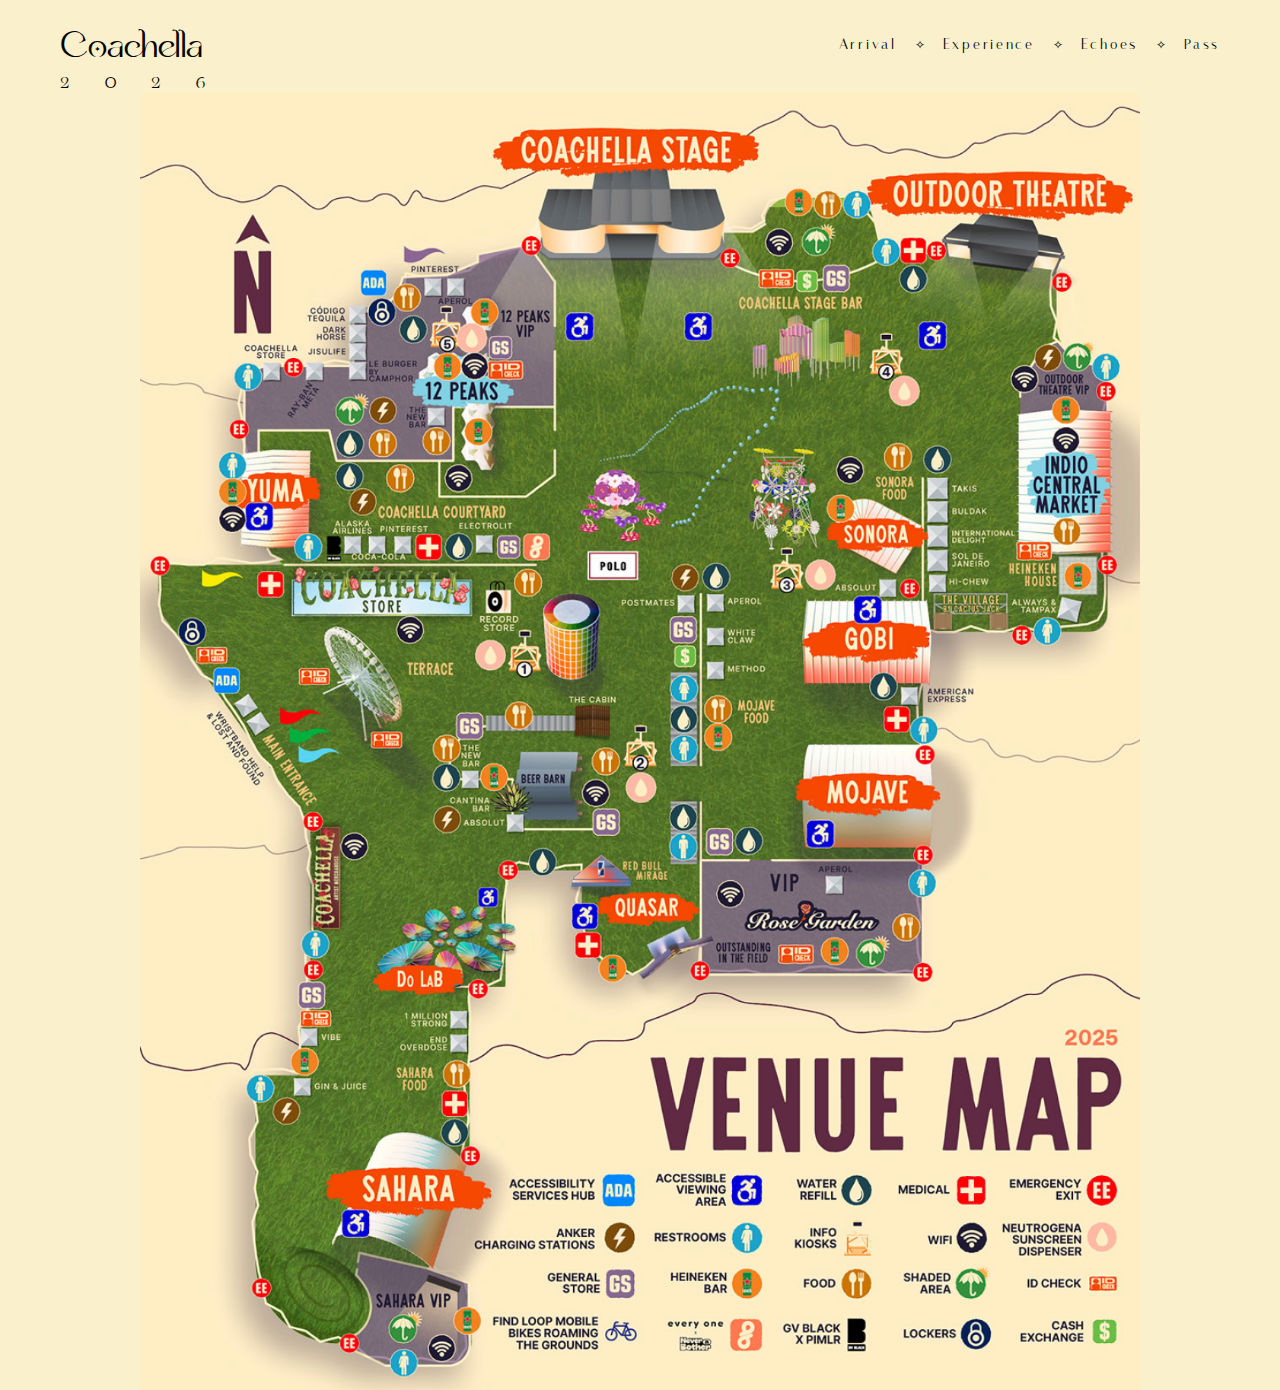
<file: Interactive Map.html>
<!DOCTYPE html>
<html lang="en">
<head>
  <meta charset="UTF-8">
  <title>Coachella – Home</title>
  <link rel="stylesheet" href="map.css">
</head>

<body>
  <!-- HEADER -->
<header class="site-header">
    <div class="logo-block">
      <a href="index.html" class="logo">Coachella</a>
      <p class="dates">2026</p>
    </div>

    <nav class="main-nav">
  <button class="nav-link nav-link-btn" id="arrivalToggle" type="button">
    Arrival
  </button>
  <span class="nav-separator">✧</span>

  <button class="nav-link nav-link-btn" id="experienceToggle" type="button">
    Experience
  </button>
  <span class="nav-separator">✧</span>

  <button class="nav-link nav-link-btn" id="echoesToggle" type="button">
    Echoes
  </button>
  <span class="nav-separator">✧</span>

  <a href="pass.html" class="nav-link">Pass</a>
    </nav>
<!-- Arrival dropdown -->
<div class="dropdown arrival-dropdown" id="arrivalMenu">
  <div class="arrival-box">
    <a href="arrival.html" class="arrival-item">Lineup</a>
    <a href="history.html" class="arrival-item">Story</a>
    <a href="festivalinfo.html" class="arrival-item">Festival Info</a>
  </div>
</div>

<!-- Experience dropdown -->
<div class="dropdown experience-dropdown" id="experienceMenu">
  <div class="arrival-box">
    <a href="Interactive Map.html" class="arrival-item">Map</a>

    <a href="campingservice.html" class="arrival-item">Camping</a>
  </div>
</div>

<!-- Echoes dropdown -->
<div class="dropdown echoes-dropdown" id="echoesMenu">
  <div class="arrival-box">
    <a href="shop.html" class="arrival-item">Shop</a>
    <a href="gallery.html" class="arrival-item">Photo Gallery</a>
  </div>
</div>
  </header>

 <!-- ===== MAP ===== -->
<section class="map-section">
  <div class="map-wrap" id="map">
    <img class="map-img" src="pic/map.png" alt="Venue map" />

<!-- Sahara -->
  <div
    class="hover-zone"
    style="left:80px; top:980px; width:260px; height:220px;"
  >
    <img src="pic/sahara.png" class="zone-preview" alt="Sahara">
  </div>

  <!-- Coachella -->
  <div
    class="hover-zone"
    style="left:380px; top:80px; width:300px; height:180px;"
  >
    <img src="pic/coachella_main_stage.webp" class="zone-preview" alt="Coachella">
  </div>

  <!-- Yuma -->
  <div
    class="hover-zone"
    style="left:40px; top:330px; width:250px; height:220px;"
  >
    <img src="pic/coachella_yuma_tent-1.webp" class="zone-preview" alt="Yuma">
  </div>
  </div>
</section>


  <!-- Your JS (contains both nav + map logic) -->
  <script src="nav.js" defer></script>
</body>
</html>
</file>
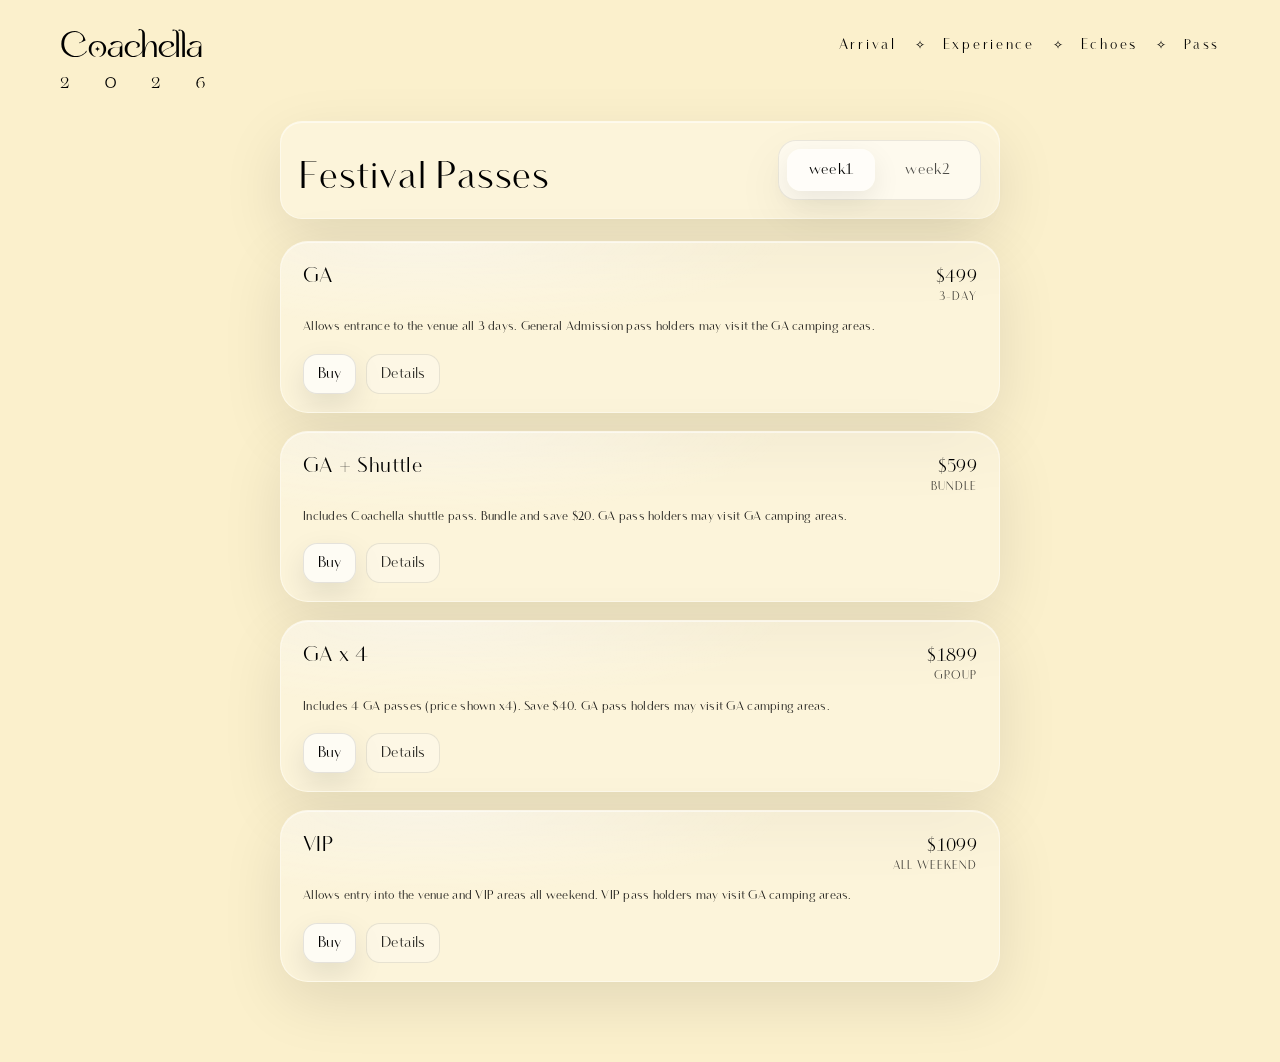
<file: pass.html>
<!DOCTYPE html>
<html lang="en">
<head>
  <meta charset="UTF-8">
  <title>Coachella – Home</title>
  <link rel="stylesheet" href="pass.css">
</head>

<body>

      <!-- HEADER -->
<header class="site-header">
    <div class="logo-block">
      <a href="index.html" class="logo">Coachella</a>
      <p class="dates">2026</p>
    </div>

    <nav class="main-nav">
  <button class="nav-link nav-link-btn" id="arrivalToggle" type="button">
    Arrival
  </button>
  <span class="nav-separator">✧</span>

  <button class="nav-link nav-link-btn" id="experienceToggle" type="button">
    Experience
  </button>
  <span class="nav-separator">✧</span>

  <button class="nav-link nav-link-btn" id="echoesToggle" type="button">
    Echoes
  </button>
  <span class="nav-separator">✧</span>

  <a href="pass.html" class="nav-link">Pass</a>
    </nav>
<!-- Arrival dropdown -->
<div class="dropdown arrival-dropdown" id="arrivalMenu">
  <div class="arrival-box">
    <a href="arrival.html" class="arrival-item">Lineup</a>
    <a href="history.html" class="arrival-item">Story</a>
    <a href="festivalinfo.html" class="arrival-item">Festival Info</a>
  </div>
</div>

<!-- Experience dropdown -->
<div class="dropdown experience-dropdown" id="experienceMenu">
  <div class="arrival-box">
    <a href="Interactive Map.html" class="arrival-item">Map</a>

    <a href="campingservice.html" class="arrival-item">Camping</a>
  </div>
</div>

<!-- Echoes dropdown -->
<div class="dropdown echoes-dropdown" id="echoesMenu">
  <div class="arrival-box">
    <a href="shop.html" class="arrival-item">Shop</a>
    <a href="gallery.html" class="arrival-item">Photo Gallery</a>
  </div>
</div>
  </header>
<main class="page">
    <section class="top pass-top" aria-label="Festival passes header">
  <h1 class="title">Festival Passes</h1>

  <div class="segmented" role="tablist" aria-label="Week toggle">
    <button class="seg-btn is-active" data-week="week1" type="button" role="tab" aria-selected="true">
      week1
    </button>
    <button class="seg-btn" data-week="week2" type="button" role="tab" aria-selected="false">
      week2
    </button>
  </div>
</section>

    <section class="cards" id="cards">
      <!-- GA -->
      <article class="glass-card" data-week="week1 week2">
        <div class="card-head">
          <h2 class="card-title">GA</h2>
          <div class="price">
            <span class="price-num" data-price-week1="$499" data-price-week2="$529">$499</span>
            <span class="price-sub">3-Day</span>
          </div>
        </div>
        <p class="card-body">
          Allows entrance to the venue all 3 days. General Admission pass holders may visit the GA camping areas.
        </p>
        <div class="card-actions">
          <button class="buy-btn" type="button">Buy</button>
          <button class="ghost-btn" type="button">Details</button>
        </div>
      </article>

      <!-- GA + Shuttle -->
      <article class="glass-card" data-week="week1 week2">
        <div class="card-head">
          <h2 class="card-title">GA + Shuttle</h2>
          <div class="price">
            <span class="price-num" data-price-week1="$599" data-price-week2="$629">$599</span>
            <span class="price-sub">Bundle</span>
          </div>
        </div>
        <p class="card-body">
          Includes Coachella shuttle pass. Bundle and save $20. GA pass holders may visit GA camping areas.
        </p>
        <div class="card-actions">
          <button class="buy-btn" type="button">Buy</button>
          <button class="ghost-btn" type="button">Details</button>
        </div>
      </article>

      <!-- GA x 4 -->
      <article class="glass-card" data-week="week1 week2">
        <div class="card-head">
          <h2 class="card-title">GA x 4</h2>
          <div class="price">
            <span class="price-num" data-price-week1="$1899" data-price-week2="$1999">$1899</span>
            <span class="price-sub">Group</span>
          </div>
        </div>
        <p class="card-body">
          Includes 4 GA passes (price shown x4). Save $40. GA pass holders may visit GA camping areas.
        </p>
        <div class="card-actions">
          <button class="buy-btn" type="button">Buy</button>
          <button class="ghost-btn" type="button">Details</button>
        </div>
      </article>

      <!-- VIP -->
      <article class="glass-card" data-week="week1 week2">
        <div class="card-head">
          <h2 class="card-title">VIP</h2>
          <div class="price">
            <span class="price-num" data-price-week1="$1099" data-price-week2="$1199">$1099</span>
            <span class="price-sub">All Weekend</span>
          </div>
        </div>
        <p class="card-body">
          Allows entry into the venue and VIP areas all weekend. VIP pass holders may visit GA camping areas.
        </p>
        <div class="card-actions">
          <button class="buy-btn" type="button">Buy</button>
          <button class="ghost-btn" type="button">Details</button>
        </div>
      </article>
    </section>


  </main>

 <script src="nav.js"></script>
</body>
</html>
</file>
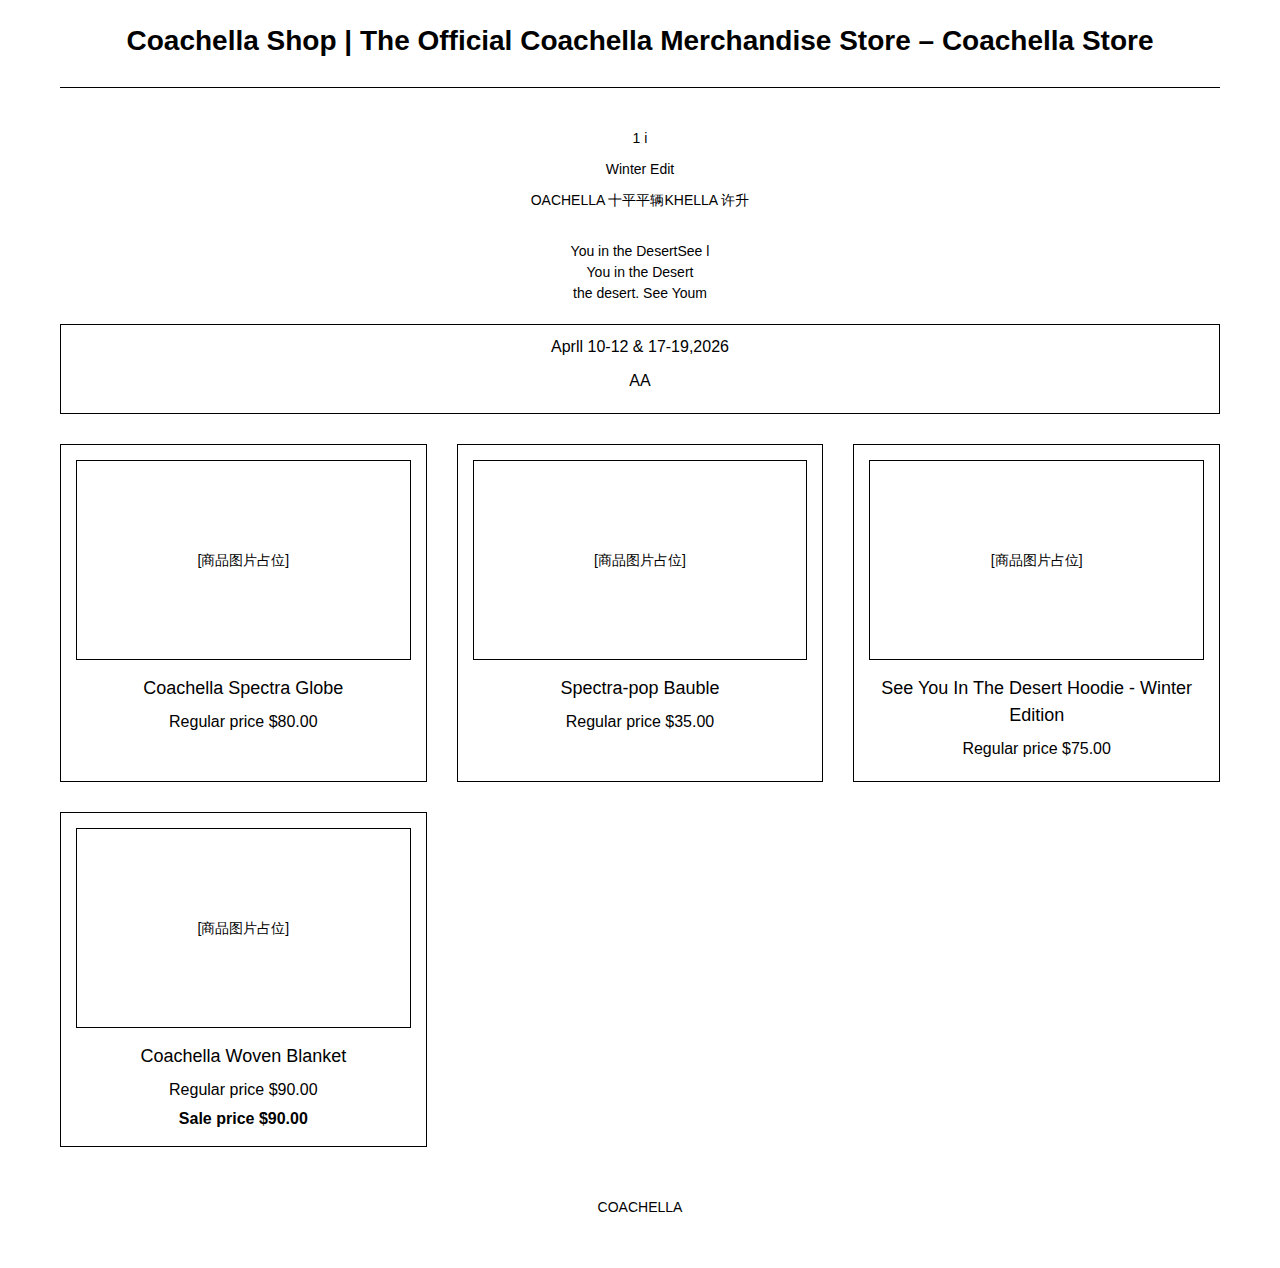
<file: shop.html>
<!DOCTYPE html>
<html lang="en">
<head>
    <meta charset="UTF-8">
    <meta name="viewport" content="width=device-width, initial-scale=1.0">
    <title>Coachella Shop | The Official Coachella Merchandise Store</title>
    <style>
        * {
            margin: 0;
            padding: 0;
            box-sizing: border-box;
            font-family: Arial, sans-serif;
            line-height: 1.5;
        }

        .page-container {
            max-width: 1200px;
            margin: 0 auto;
            padding: 20px;
        }

        /* 顶部标题区 */
        .header {
            margin-bottom: 40px;
            text-align: center;
            padding-bottom: 20px;
            border-bottom: 1px solid #000;
        }

            .header h1 {
                font-size: 28px;
                margin-bottom: 5px;
            }

        /* 无效字符与装饰文字区 */
        .decor-text {
            text-align: center;
            margin-bottom: 30px;
            font-size: 14px;
        }

        .invalid-chars {
            margin: 10px 0;
        }

        /* 活动日期提示 */
        .event-dates {
            text-align: center;
            font-size: 16px;
            font-weight: 500;
            margin: 20px 0 30px;
            padding: 10px;
            border: 1px solid #000;
        }

        /* 商品网格布局 */
        .products-grid {
            display: grid;
            grid-template-columns: repeat(auto-fill, minmax(280px, 1fr));
            gap: 30px;
            margin-bottom: 50px;
        }

        /* 单个商品卡片 */
        .product-card {
            padding: 15px;
            border: 1px solid #000;
            text-align: center;
        }

        .product-img-placeholder {
            height: 200px;
            border: 1px solid #000;
            margin-bottom: 15px;
            display: flex;
            align-items: center;
            justify-content: center;
            font-size: 14px;
        }

        .product-name {
            font-size: 18px;
            margin-bottom: 8px;
            font-weight: 500;
        }

        .product-price {
            font-size: 16px;
            margin-bottom: 5px;
        }

        .product-sale-price {
            font-size: 16px;
            font-weight: bold;
        }

        /* 重复标语区 */
        .repeat-slogan {
            text-align: center;
            margin: 20px 0;
            font-size: 14px;
        }
    </style>
</head>
<body>
    <div class="page-container">
        <!-- 顶部标题区 -->
        <div class="header">
            <h1>Coachella Shop | The Official Coachella Merchandise Store – Coachella Store</h1>
        </div>

        <!-- 无效字符与装饰文字 -->
        <div class="decor-text">
            <div class="invalid-chars">1 i</div>
            <div>Winter Edit</div>
            <div class="invalid-chars">OACHELLA 十平平辆KHELLA 许升</div>
        </div>

        <!-- 重复标语 -->
        <div class="repeat-slogan">
            <p>You in the DesertSee l</p>
            <p>You in the Desert</p>
            <p>the desert. See Youm</p>
        </div>

        <!-- 活动日期提示 -->
        <div class="event-dates">
            Aprll 10-12 & 17-19,2026
            <div class="invalid-chars">AA</div>
        </div>

        <!-- 商品网格 -->
        <div class="products-grid">
            <!-- 商品1：Spectra Globe -->
            <div class="product-card">
                <div class="product-img-placeholder">[商品图片占位]</div>
                <div class="product-name">Coachella Spectra Globe</div>
                <div class="product-price">Regular price $80.00</div>
            </div>

            <!-- 商品2：Spectra-pop Bauble -->
            <div class="product-card">
                <div class="product-img-placeholder">[商品图片占位]</div>
                <div class="product-name">Spectra-pop Bauble</div>
                <div class="product-price">Regular price $35.00</div>
            </div>

            <!-- 商品3：Hoodie - Winter Edition -->
            <div class="product-card">
                <div class="product-img-placeholder">[商品图片占位]</div>
                <div class="product-name">See You In The Desert Hoodie - Winter Edition</div>
                <div class="product-price">Regular price $75.00</div>
            </div>

            <!-- 商品4：Woven Blanket -->
            <div class="product-card">
                <div class="product-img-placeholder">[商品图片占位]</div>
                <div class="product-name">Coachella Woven Blanket</div>
                <div class="product-price">Regular price $90.00</div>
                <div class="product-sale-price">Sale price $90.00</div>
            </div>
        </div>

        <!-- 底部装饰文字 -->
        <div class="decor-text">
            <div class="invalid-chars">COACHELLA</div>
        </div>
    </div>
</body>
</html>
</file>
<file: index.css>
.wrapper {
      position: relative;
      width: 900px;
      height: 900px;
      background: #ffffff;
      overflow: hidden;
    }

    /* axes */

    .axis-label {
      position: absolute;
      font-size: 10px;
      color: #888;
      pointer-events: none;
    }

    .tile {
      position: absolute;
      background: #d9d9d9;
      color: #000;
      display: flex;
      align-items: center;
      justify-content: center;
      text-align: center;
      font-size: 10px;
      padding: 4px;
      box-sizing: border-box;
      border-radius: 2px;
      box-shadow: 0 0 4px rgba(0, 0, 0, 0.4);
      user-select: none;
    }

    .tile span {
      pointer-events: none;
    }
    .container {
      display: flex;
      flex-direction: column;
      gap: 8px;
    }

    .controls {
      display: flex;
      flex-wrap: wrap;
      gap: 6px;
      justify-content: center;
      margin-bottom: 4px;
    }

    .filter-btn {
      border: 1px solid #555;
      background: #222;
      color: #eee;
      padding: 4px 10px;
      font-size: 11px;
      border-radius: 999px;
      cursor: pointer;
      transition: background 0.15s, color 0.15s, border-color 0.15s;
    }

    .filter-btn:hover {
      background: #333;
    }

    .filter-btn.active {
      background: #f5f5f5;
      color: #000;
      border-color: #f5f5f5;
    }
</file>
<file: map.css>
/* index */
@font-face {
    font-family: "Yipes"; 
    /* 替换为你的字体文件路径+格式，多格式更兼容 */
    src: url("Yipes.ttf") format("truetype");
    font-weight: normal;
    font-style: normal;
}
@font-face {
  font-family: "body";
  src:
    url("CTVanitas-Bold.otf") format("opentype");
  font-weight: 400;
  font-style: normal;
}
body {
  margin: 0;
  min-height: 100vh;
  background-color: #FBF0CC;
  background-size: cover;
  background-position: center;
  background-repeat: no-repeat;
}
.site-header {
  font-family: "Yipes";
  display: flex;
  align-items: flex-start;
  justify-content: space-between;
  padding: 32px 60px 0;
  position: relative; /* 让 dropdown 相对 header 定位 */
   z-index: 10;
}

.logo-block {
  display: flex;
  flex-direction: column;
  gap: 4px;
}

.logo {
  font-size: 32px;
  text-decoration: none;
  color: #000;
}

.logo:hover {
  text-decoration: underline;
}

.dates {
  margin: 6px 0 0;
  font-size: 14px;
  letter-spacing: 2.5em;
}

/* 顶部主导航 */
.main-nav {
  display: flex;
  font-family: "body", sans-serif;
  align-items: center;
  gap: 18px;
  font-size: 15px;
  padding-top: 4px;
}
.dropdown,
.dropdown .arrival-box,
.dropdown .arrival-item {
  font-family: "body", -apple-system, BlinkMacSystemFont, "Helvetica Neue", Arial, sans-serif;
}
.nav-link {
  font-size: 14px;
  letter-spacing: 0.18em;
  text-transform: capitalize;
  text-decoration: none;
  color: #000;
  cursor: pointer;
}


/* button 版本的 nav-link */
.nav-link-btn {
  background: none;
  border: none;
  padding: 0;
  font: inherit;
}

.nav-link:hover {
  color: #c876ff;
  text-decoration: underline;
}

.nav-separator {
  font-size: 12px;
}



/* ========== Dropdown 通用样式 ========== */

.dropdown {
  position: absolute;
  top:50px;
  display: none;
  z-index: 100;
  text-align: right;
}


.dropdown.open {
  display: block;
}

.arrival-label-row {
  display: flex;
  align-items: center;
  gap: 8px;
  margin-bottom: 6px;
}

.arrival-label {
  font-family:"body", -apple-system, BlinkMacSystemFont;
  font-size: 24px;
  font-weight: 300;
  letter-spacing: 0.18em;
  text-transform: capitalize;
  border-bottom: 2px solid #000;
  padding-bottom: 4px;
}

.arrival-star {
  font-size: 16px;
}

.arrival-box {
display: flex;
  flex-direction: column;
  align-items: flex-end;
  gap: 10px;
  background: transparent;
  border: none;

}

.arrival-item {
  text-align: right;
  white-space: nowrap;
  display: block;
  text-decoration: none;
  color: #000;
  margin: 10px 0;
}

.arrival-item.reveal {
  animation: dropdownFade 0.5s ease forwards;
}

@keyframes dropdownFade {
  to {
    opacity: 1;
    transform: translateY(0);
  }
}

/* Arrival 下拉第一个灰色、第二个更突出（可以按需要改） */
.arrival-dropdown .arrival-item:first-child {
  color: #000000;
}

.arrival-dropdown .arrival-item:nth-child(2) {
  font-weight: 500;
}

.arrival-item:hover {
  text-decoration: underline;
}

/* Experience/Echoes 可以跟 Arrival 一样，也可以单独调 */
.experience-dropdown .arrival-label,
.echoes-dropdown .arrival-label {
  /* 目前沿用同一套样式，需要的话在这里单独改颜色/大小 */
}
.map-wrap {
  position: relative;
  max-width: 1000px;
  margin: 0 auto;
}

.map-img {
  width: 100%;
  display: block;
}

.hover-zone {
  position: absolute;
  cursor: pointer;
}

/* 预览图默认隐藏 */
.zone-preview {
  position: absolute;
  left: 100%;
  top: 0;
  width: 220px;
  height: 140px;
  object-fit: cover;
  border-radius: 16px;
  box-shadow: 0 18px 40px rgba(0,0,0,.2);
  opacity: 0;
  pointer-events: none;
  transform: translateY(6px);
  transition: opacity .2s ease, transform .2s ease;
  background: white;
}

/* hover 时显示 */
.hover-zone:hover .zone-preview {
  opacity: 1;
  transform: translateY(0);
}
</file>
<file: pass.css>
/* index */
@font-face {
    font-family: "Yipes"; 
    /* 替换为你的字体文件路径+格式，多格式更兼容 */
    src: url("Yipes.ttf") format("truetype");
    font-weight: normal;
    font-style: normal;
}
@font-face {
  font-family: "body";
  src:
    url("CTVanitas-Bold.otf") format("opentype");
  font-weight: 400;
  font-style: normal;
}
body {
  margin: 0;
  min-height: 100vh;
  background-color: #FBF0CC;
  background-size: cover;
  background-position: center;
  background-repeat: no-repeat;
}
.site-header {
  font-family: "Yipes";
  display: flex;
  align-items: flex-start;
  justify-content: space-between;
  padding: 32px 60px 0;
  position: relative; /* 让 dropdown 相对 header 定位 */
   z-index: 10;
}

.logo-block {
  display: flex;
  flex-direction: column;
  gap: 4px;
}

.logo {
  font-size: 32px;
  text-decoration: none;
  color: #000;
}

.logo:hover {
  text-decoration: underline;
}

.dates {
  margin: 6px 0 0;
  font-size: 14px;
  letter-spacing: 2.5em;
}

/* 顶部主导航 */
.main-nav {
  display: flex;
  font-family: "body", sans-serif;
  align-items: center;
  gap: 18px;
  font-size: 15px;
  padding-top: 4px;
}
.dropdown,
.dropdown .arrival-box,
.dropdown .arrival-item {
  font-family: "body", -apple-system, BlinkMacSystemFont, "Helvetica Neue", Arial, sans-serif;
}
.nav-link {
  font-size: 14px;
  letter-spacing: 0.18em;
  text-transform: capitalize;
  text-decoration: none;
  color: #000;
  cursor: pointer;
}


/* button 版本的 nav-link */
.nav-link-btn {
  background: none;
  border: none;
  padding: 0;
  font: inherit;
}

.nav-link:hover {
  color: #c876ff;
  text-decoration: underline;
}

.nav-separator {
  font-size: 12px;
}



/* ========== Dropdown 通用样式 ========== */

.dropdown {
  position: absolute;
  top:50px;
  display: none;
  z-index: 100;
  text-align: right;
}


.dropdown.open {
  display: block;
}

.arrival-label-row {
  display: flex;
  align-items: center;
  gap: 8px;
  margin-bottom: 6px;
}

.arrival-label {
  font-family:"body", -apple-system, BlinkMacSystemFont;
  font-size: 24px;
  font-weight: 300;
  letter-spacing: 0.18em;
  text-transform: capitalize;
  border-bottom: 2px solid #000;
  padding-bottom: 4px;
}

.arrival-star {
  font-size: 16px;
}

.arrival-box {
display: flex;
  flex-direction: column;
  align-items: flex-end;
  gap: 10px;
  background: transparent;
  border: none;

}

.arrival-item {
  text-align: right;
  white-space: nowrap;
  display: block;
  text-decoration: none;
  color: #000;
  margin: 10px 0;
}

.arrival-item.reveal {
  animation: dropdownFade 0.5s ease forwards;
}

@keyframes dropdownFade {
  to {
    opacity: 1;
    transform: translateY(0);
  }
}

/* Arrival 下拉第一个灰色、第二个更突出（可以按需要改） */
.arrival-dropdown .arrival-item:first-child {
  color: #000000;
}

.arrival-dropdown .arrival-item:nth-child(2) {
  font-weight: 500;
}

.arrival-item:hover {
  text-decoration: underline;
}

/* Experience/Echoes 可以跟 Arrival 一样，也可以单独调 */
.experience-dropdown .arrival-label,
.echoes-dropdown .arrival-label {
  /* 目前沿用同一套样式，需要的话在这里单独改颜色/大小 */
}
/* =========================
   PASS PAGE (add-on only)
   不修改你现有的 header/dropdown/nav
   ========================= */

/* 页面容器：让内容在 header 下方有呼吸感 */
.page{
  width: min(720px, 92vw);
  margin: 28px auto 80px;
}

/* “Festival Passes + week1/week2” 顶部玻璃条 */
.pass-top{
  display: flex;
  align-items: flex-end;
  justify-content: space-between;
  gap: 16px;

  padding: 18px 18px;
  border-radius: 22px;

  background: rgba(255,255,255,.28);
  border: 1px solid rgba(255,255,255,.42);
  backdrop-filter: blur(18px);
  -webkit-backdrop-filter: blur(18px);
  box-shadow:
    0 20px 60px rgba(0,0,0,.10),
    inset 0 1px 0 rgba(255,255,255,.55);

  margin: 18px 0 22px;
}

/* 标题：用你全站的字体体系 */
.title{
  margin: 0;
  font-size: clamp(28px, 4vw, 40px);
  font-family: "body", -apple-system, BlinkMacSystemFont, "Helvetica Neue", Arial, sans-serif;
  font-weight: 400;
  letter-spacing: .02em;
}

/* week1/week2 segmented（玻璃按钮） */
.segmented{
  display: inline-flex;
  padding: 8px;
  border-radius: 18px;

  background: rgba(255,255,255,.35);
  border: 1px solid rgba(0,0,0,.08);
  backdrop-filter: blur(14px);
  -webkit-backdrop-filter: blur(14px);

  box-shadow: 0 18px 50px rgba(0,0,0,.06);
  gap: 8px;
}

.seg-btn{
  border: 0;
  cursor: pointer;
  padding: 12px 22px;
  border-radius: 14px;

  font: inherit;
  font-family: "body", -apple-system, BlinkMacSystemFont, "Helvetica Neue", Arial, sans-serif;
  letter-spacing: .02em;

  background: transparent;
  transition: transform .15s ease, background .15s ease, box-shadow .15s ease, opacity .15s ease;
  opacity: .7;
}

.seg-btn:hover{
  transform: translateY(-1px);
  opacity: 1;
}

.seg-btn.is-active{
  opacity: 1;
  background: rgba(255,255,255,.62);
  box-shadow: 0 10px 28px rgba(0,0,0,.08);
}

/* 卡片列表 */
.cards{
  display: grid;
  gap: 18px;
}

/* 玻璃卡片 */
.glass-card{
  border-radius: 28px;
  padding: 22px 22px 18px;

  background: rgba(255,255,255,.28);
  border: 1px solid rgba(255,255,255,.42);
  backdrop-filter: blur(18px);
  -webkit-backdrop-filter: blur(18px);

  box-shadow:
    0 20px 60px rgba(0,0,0,.10),
    inset 0 1px 0 rgba(255,255,255,.55);

  position: relative;
  overflow: hidden;
}

.glass-card::before{
  content:"";
  position:absolute;
  inset:-2px;
  background: radial-gradient(600px 140px at 20% 0%, rgba(255,255,255,.45), transparent 60%);
  opacity: .9;
  pointer-events:none;
}

.card-head{
  display:flex;
  align-items: baseline;
  justify-content: space-between;
  gap: 12px;
  position: relative;
}

.card-title{
  margin: 0;
  font-size: 22px;
  font-family: "body", -apple-system, BlinkMacSystemFont, "Helvetica Neue", Arial, sans-serif;
  font-weight: 400;
  letter-spacing: .02em;
}

.price{
  text-align:right;
  line-height: 1.05;
  font-family: "body", -apple-system, BlinkMacSystemFont, "Helvetica Neue", Arial, sans-serif;
}

.price-num{
  display:block;
  font-size: 18px;
  font-weight: 600;
  letter-spacing: .02em;
}

.price-sub{
  display:block;
  font-size: 12px;
  opacity: .75;
  letter-spacing: .08em;
  text-transform: uppercase;
  margin-top: 4px;
}

.card-body{
  margin: 14px 0 16px;
  font-family: "body", -apple-system, BlinkMacSystemFont, "Helvetica Neue", Arial, sans-serif;
  font-size: 13px;
  letter-spacing: .02em;
  line-height: 1.55;
  opacity: .92;
}

/* 卡片按钮 */
.card-actions{
  display:flex;
  gap: 10px;
}

.buy-btn, .ghost-btn{
  border-radius: 14px;
  padding: 10px 14px;
  cursor: pointer;
  font: inherit;
  font-family: "body", -apple-system, BlinkMacSystemFont, "Helvetica Neue", Arial, sans-serif;
  transition: transform .15s ease, box-shadow .15s ease, background .15s ease, opacity .15s ease;
}

.buy-btn{
  border: 1px solid rgba(0,0,0,.10);
  background: rgba(255,255,255,.70);
  box-shadow: 0 12px 30px rgba(0,0,0,.10);
}

.buy-btn:hover{ transform: translateY(-1px); }
.buy-btn:active{ transform: translateY(0px); opacity: .9; }

.ghost-btn{
  border: 1px solid rgba(0,0,0,.10);
  background: rgba(255,255,255,.35);
  opacity: .85;
}

.ghost-btn:hover{ opacity: 1; transform: translateY(-1px); }

/* 小屏幕适配 */
@media (max-width: 520px){
  .pass-top{
    flex-direction: column;
    align-items: flex-start;
  }
  .segmented{
    width: 100%;
    justify-content: space-between;
  }
  .seg-btn{
    flex: 1;
  }
}
</file>
